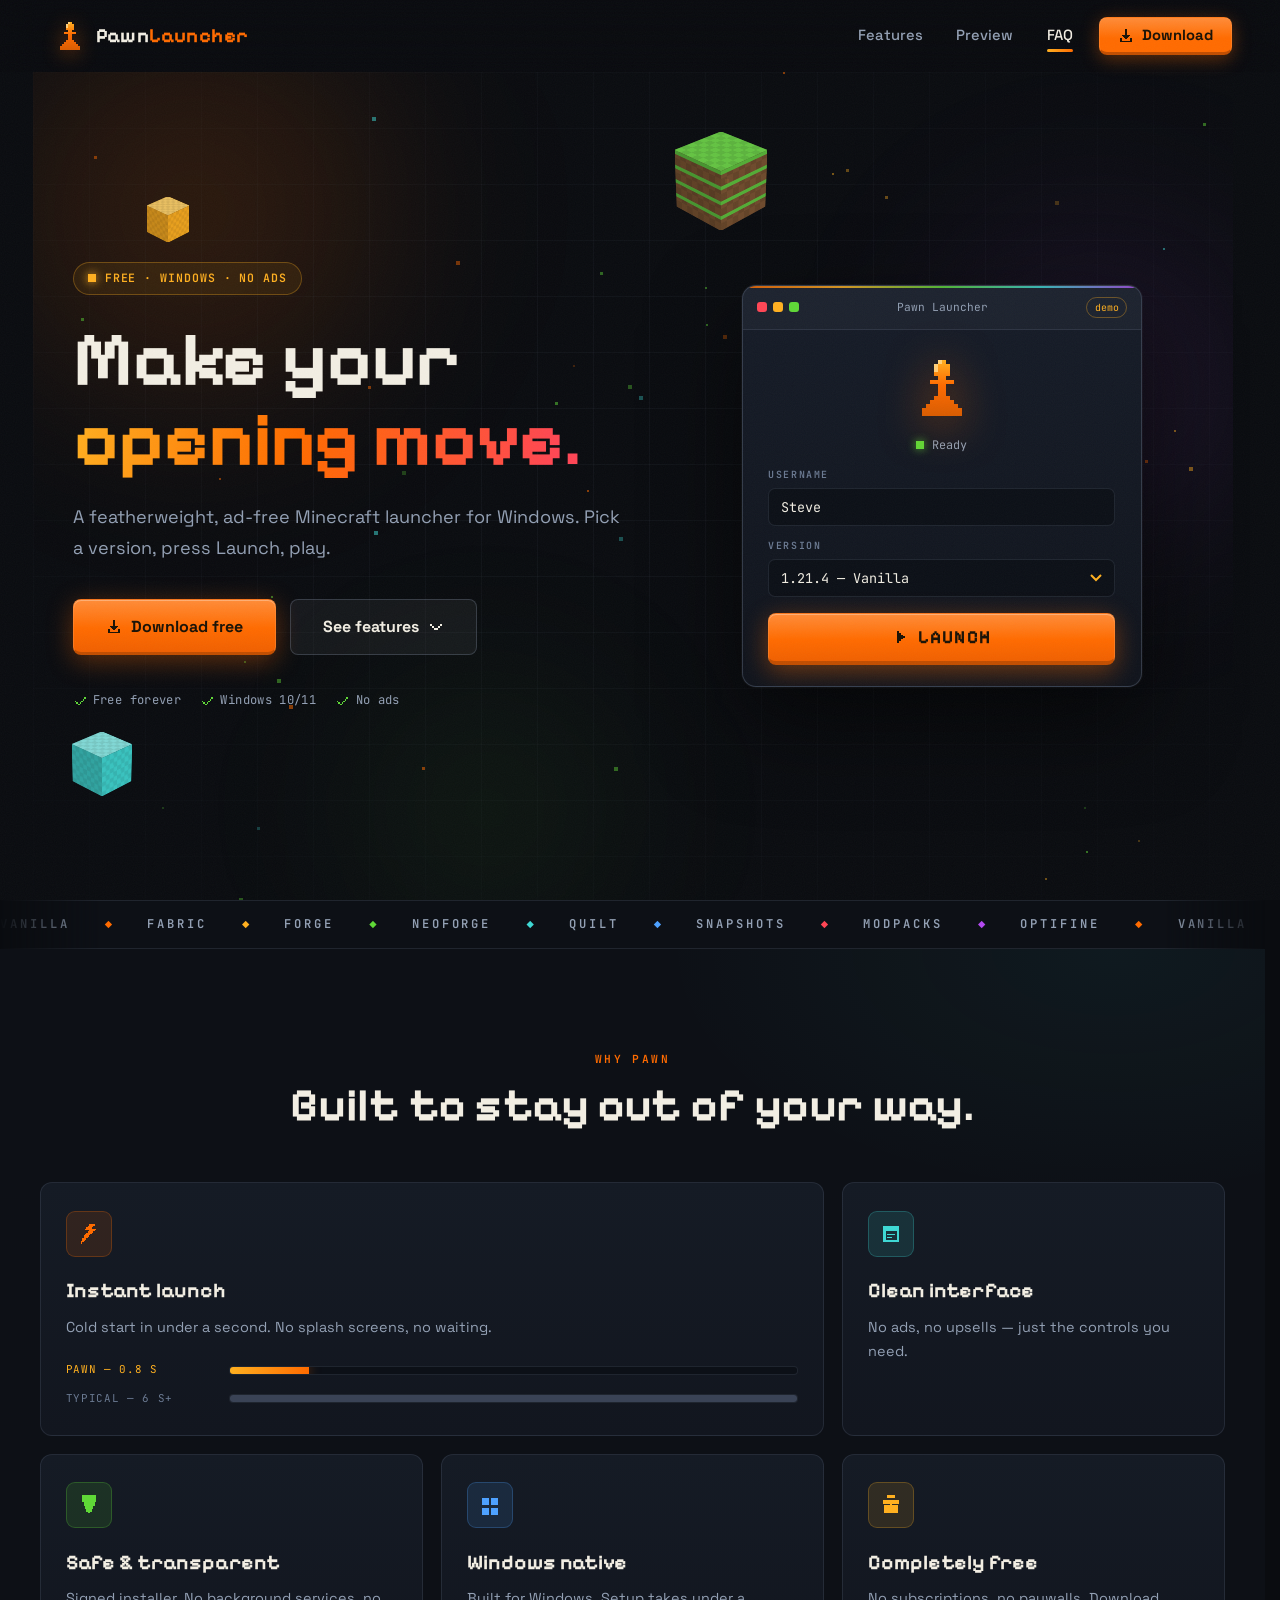
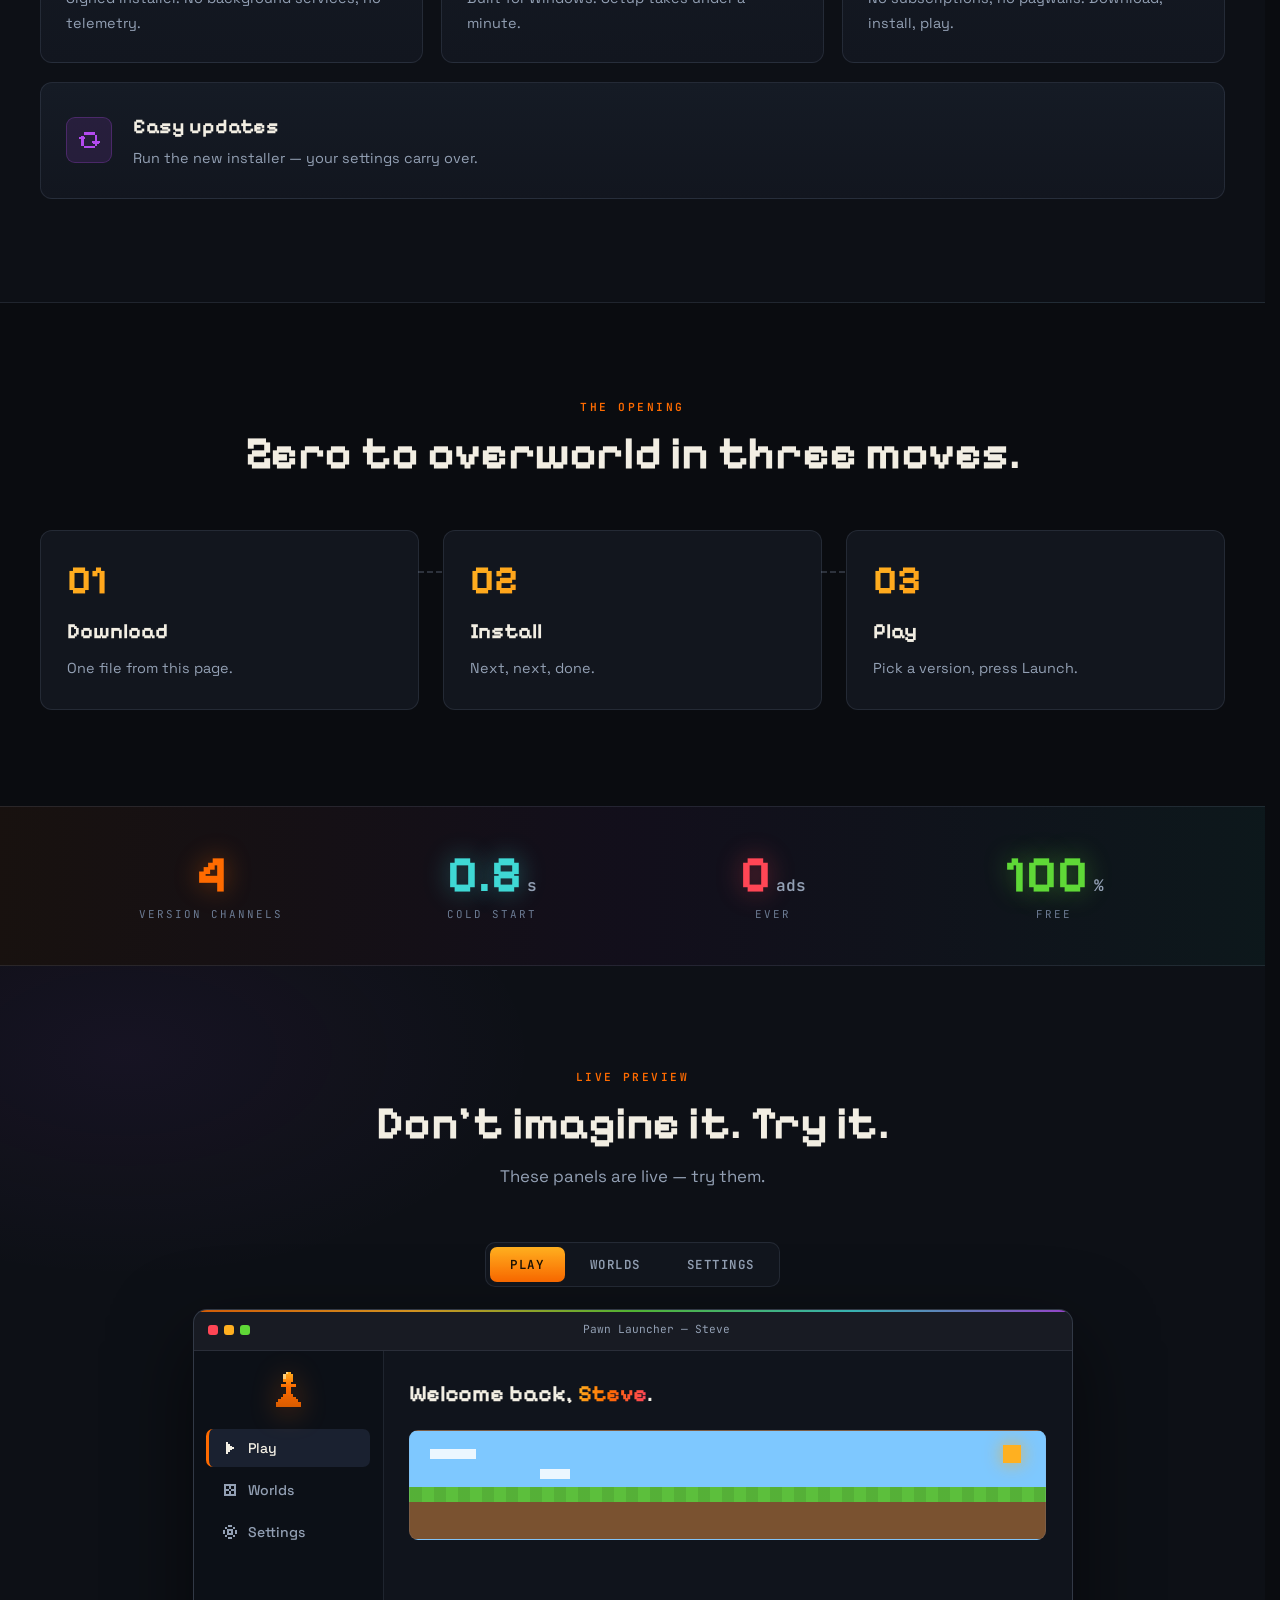
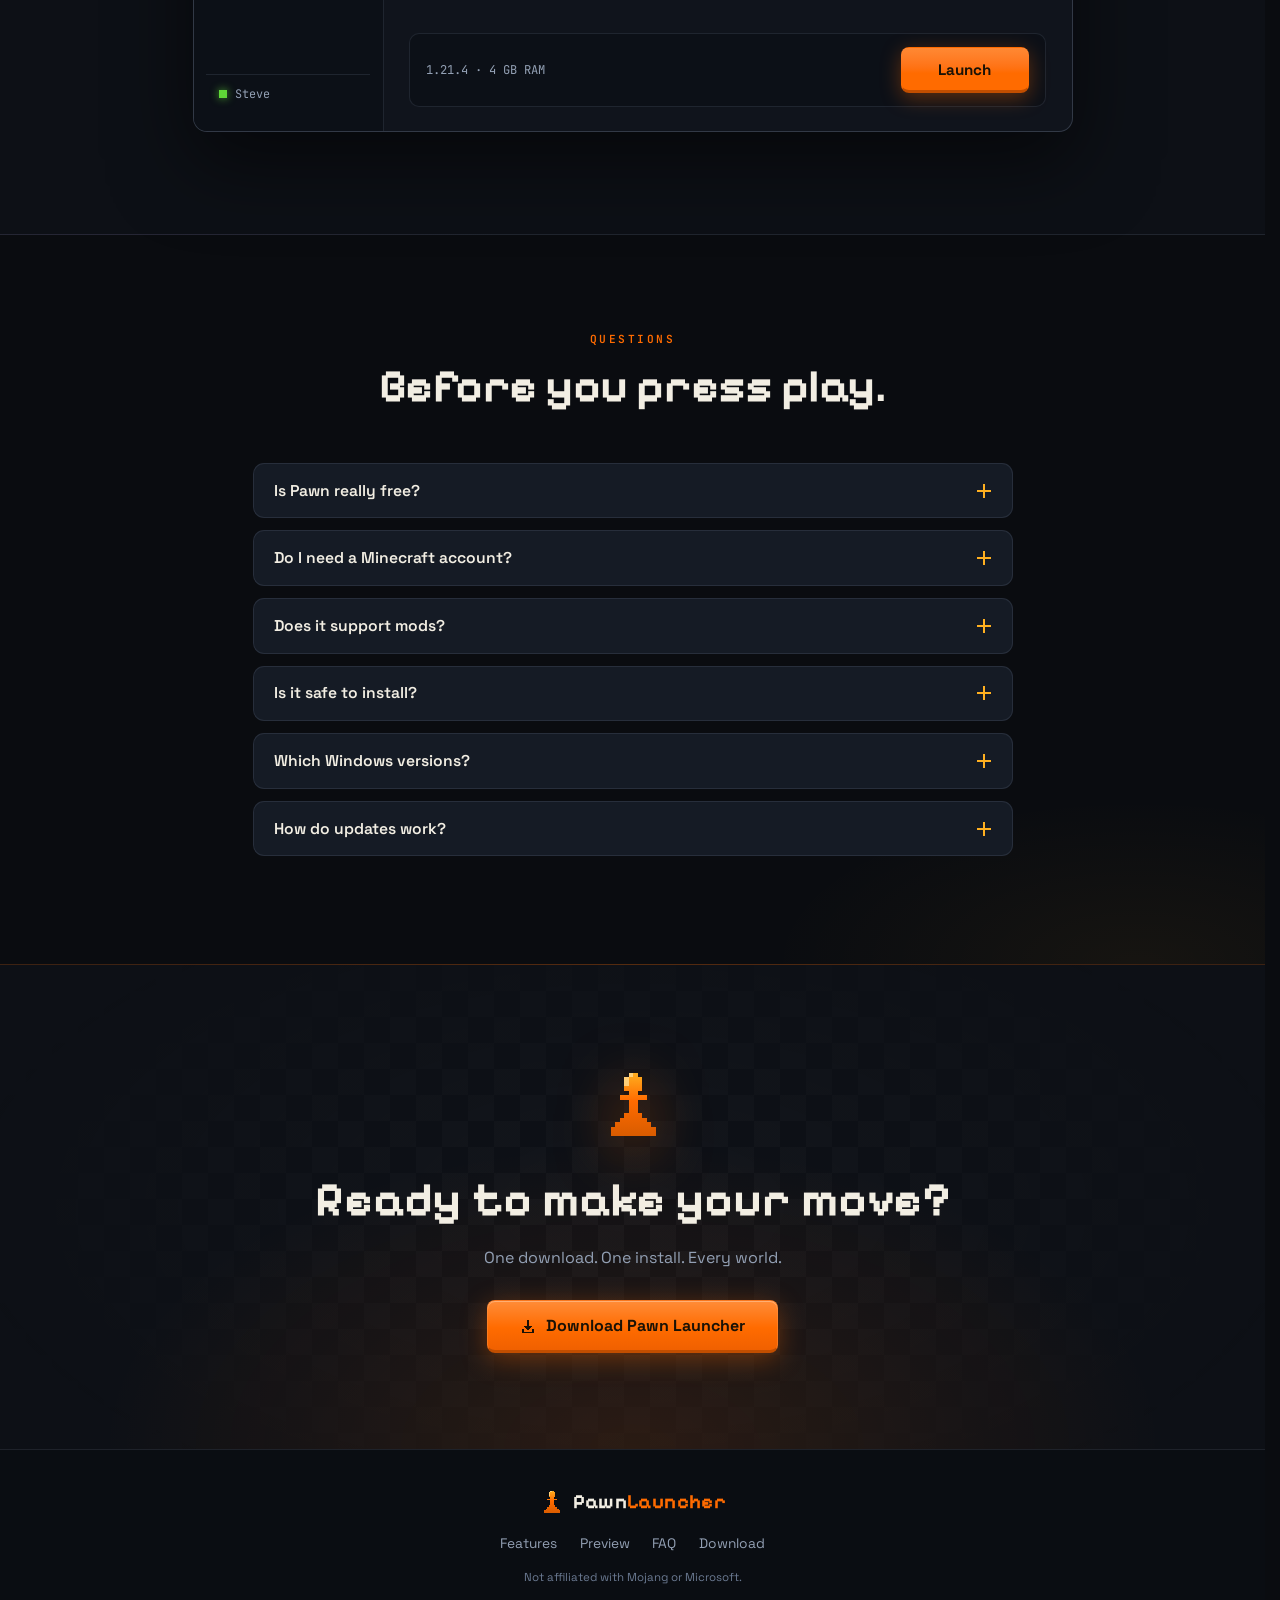
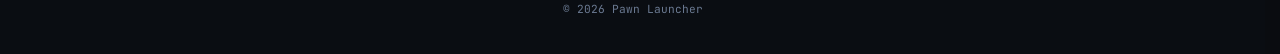
<file: index.html>
<!DOCTYPE html>
<html lang="en">
<head>
<meta charset="UTF-8">
<meta name="viewport" content="width=device-width, initial-scale=1.0">
<meta name="color-scheme" content="dark">
<meta name="theme-color" content="#0A0C10">
<meta name="description" content="Pawn Launcher — a featherweight, ad-free Minecraft launcher for Windows.">
<title>Pawn Launcher — Make Your Opening Move</title>
<link rel="icon" href="data:image/svg+xml,%3Csvg xmlns='http://www.w3.org/2000/svg' viewBox='0 0 16 16'%3E%3Cpath fill='%23FF6B00' d='M7 1h2v1H7z M6 2h4v3H6z M7 5h2v1H7z M5 6h6v1H5z M7 7h2v3H7z M6 10h4v1H6z M5 11h6v1H5z M4 12h8v1H4z M3 13h10v2H3z'/%3E%3C/svg%3E">
<link rel="preconnect" href="https://fonts.googleapis.com">
<link rel="preconnect" href="https://fonts.gstatic.com" crossorigin>
<link href="https://fonts.googleapis.com/css2?family=Pixelify+Sans:wght@400..700&family=Space+Grotesk:wght@300..700&family=JetBrains+Mono:wght@400;600&display=swap" rel="stylesheet">
<script>document.documentElement.classList.add('js');</script>
<style>
/* ============ RESET / TOKENS ============ */
*, *::before, *::after { box-sizing: border-box; margin: 0; padding: 0; }
:root {
  --lava:#FF6B00; --lava-bright:#FF8C38; --lava-deep:#C24E00;
  --gold:#FFB020; --xp:#5FD837; --diamond:#3FD8D4;
  --sky:#4EA1FF; --redstone:#FF4655; --ender:#B44AF0;
  --bg:#0A0C10; --bg-2:#0D1016; --surface:#12161E;
  --card:#151B25; --card-2:#1A2130; --well:#0C1017;
  --line:rgba(148,163,190,.14); --line-strong:rgba(148,163,190,.26);
  --text:#F2EEE3; --muted:#93A0B4; --faint:#6B7A92; --ink:#1A1206;
  --nav-h:72px;
  --font-display:'Pixelify Sans','Courier New',monospace;
  --font-body:'Space Grotesk',system-ui,sans-serif;
  --font-mono:'JetBrains Mono','Courier New',monospace;
  --ease:cubic-bezier(.22,.61,.2,1); --t:.22s;
  --demo-accent:var(--lava); --demo-accent-deep:var(--lava-deep);
}
html { scroll-behavior:smooth; scroll-padding-top:calc(var(--nav-h) + 16px); scrollbar-gutter:stable; scrollbar-color:var(--lava-deep) var(--bg-2); }
body { font-family:var(--font-body); background:var(--bg); color:var(--text); line-height:1.6; min-height:100vh; overflow-x:hidden; -webkit-font-smoothing:antialiased; }
body::after { content:''; position:fixed; inset:0; z-index:9000; pointer-events:none; opacity:.035; background-image:url("data:image/svg+xml,%3Csvg xmlns='http://www.w3.org/2000/svg' width='160' height='160'%3E%3Cfilter id='n'%3E%3CfeTurbulence type='fractalNoise' baseFrequency='0.9' numOctaves='2'/%3E%3C/filter%3E%3Crect width='160' height='160' filter='url(%23n)'/%3E%3C/svg%3E"); }
img, svg { display:block; max-width:100%; }
a { color:inherit; text-decoration:none; }
button { font-family:inherit; color:inherit; }
ul, ol { list-style:none; }
[hidden] { display:none !important; }
[tabindex="-1"] { outline:none; }
::selection { background:var(--lava); color:var(--ink); }
:focus-visible { outline:2px solid var(--gold); outline-offset:3px; border-radius:4px; }
::-webkit-scrollbar { width:12px; height:12px; }
::-webkit-scrollbar-track { background:var(--bg-2); border-left:1px solid var(--line); }
::-webkit-scrollbar-thumb { background:linear-gradient(180deg,var(--lava),var(--lava-deep)); border:3px solid var(--bg-2); border-radius:8px; }
::-webkit-scrollbar-thumb:hover { background:linear-gradient(180deg,var(--gold),var(--lava)); }
.demo-log, .world-list { scrollbar-width:thin; scrollbar-color:var(--lava-deep) var(--well); }
.demo-log::-webkit-scrollbar, .world-list::-webkit-scrollbar { width:8px; }
.demo-log::-webkit-scrollbar-track, .world-list::-webkit-scrollbar-track { background:var(--well); border-left:none; }
.demo-log::-webkit-scrollbar-thumb, .world-list::-webkit-scrollbar-thumb { border-width:2px; border-color:var(--well); }
.icon { width:16px; height:16px; fill:currentColor; flex-shrink:0; }
.icon--tiny { width:12px; height:12px; }
.icon--check { color:var(--xp); width:13px; height:13px; }
.grad-text { background:linear-gradient(100deg,var(--gold),var(--lava) 45%,var(--redstone) 95%); -webkit-background-clip:text; background-clip:text; color:transparent; }
.skip-link { position:absolute; top:-120px; left:1rem; z-index:10000; background:var(--lava); color:var(--ink); padding:.5rem 1rem; border-radius:0 0 8px 8px; font-weight:700; transition:top .2s; }
.skip-link:focus { top:0; }
.scroll-progress { position:fixed; top:0; left:0; right:0; height:3px; z-index:300; pointer-events:none; }
.scroll-progress span { display:block; height:100%; width:100%; transform-origin:0 50%; transform:scaleX(0); background:linear-gradient(90deg,var(--gold),var(--lava),var(--redstone),var(--ender),var(--diamond)); }

/* ============ NAVBAR ============ */
.navbar { position:fixed; inset:0 0 auto 0; height:var(--nav-h); z-index:200; display:flex; align-items:center; padding:0 clamp(1rem,5vw,3rem); background:rgba(10,12,16,.55); backdrop-filter:blur(18px); -webkit-backdrop-filter:blur(18px); border-bottom:1px solid transparent; transition:background var(--t),border-color var(--t),box-shadow var(--t); }
.navbar.scrolled { background:rgba(10,12,16,.88); border-bottom-color:var(--line); box-shadow:0 12px 40px rgba(0,0,0,.35); }
.navbar__inner { width:100%; max-width:1200px; margin:0 auto; display:flex; align-items:center; gap:1.5rem; }
.logo-link { display:inline-flex; align-items:center; gap:.6rem; padding:6px 10px 6px 6px; border-radius:8px; transition:background var(--t); }
.logo-link:hover, .logo-link:focus-visible { background:rgba(255,255,255,.05); }
.logo-pawn { width:32px; height:32px; filter:drop-shadow(0 3px 10px rgba(255,107,0,.45)); transition:transform .3s var(--ease); }
.logo-link:hover .logo-pawn { transform:translateY(-3px); }
.logo-word { font-family:var(--font-display); font-weight:700; font-size:1.25rem; letter-spacing:.02em; white-space:nowrap; }
.logo-word__accent { color:var(--lava); }
.navbar nav { margin-left:auto; }
.nav-links { display:flex; align-items:center; gap:.2rem; }
.nav-links a { position:relative; display:inline-flex; align-items:center; padding:.45rem .95rem; border-radius:8px; font-size:.92rem; font-weight:500; color:var(--muted); transition:color var(--t),background var(--t); }
.nav-links a:hover, .nav-links a:focus-visible { color:var(--text); background:rgba(255,255,255,.06); }
.nav-links a.active { color:var(--text); }
.nav-links a.active::after { content:''; position:absolute; left:.95rem; right:.95rem; bottom:2px; height:3px; background:linear-gradient(90deg,var(--gold),var(--lava)); border-radius:2px; }
.nav-download-btn { display:inline-flex; align-items:center; gap:.45rem; margin-left:.5rem; padding:.5rem 1.15rem; border-radius:8px; border:1px solid rgba(255,154,77,.35); border-bottom:3px solid var(--lava-deep); background:linear-gradient(180deg,var(--lava-bright),var(--lava) 60%); color:var(--ink); font-size:.92rem; font-weight:700; cursor:pointer; box-shadow:0 4px 18px rgba(255,107,0,.35); transition:filter var(--t),transform var(--t),box-shadow var(--t); }
.nav-download-btn:hover, .nav-download-btn:focus-visible { filter:brightness(1.1); transform:translateY(-1px); box-shadow:0 6px 26px rgba(255,107,0,.5); }
.nav-download-btn:active { transform:translateY(1px); }
.nav-toggle { display:none; flex-direction:column; justify-content:center; align-items:center; gap:5px; width:40px; height:40px; margin-left:auto; background:none; border:none; border-radius:8px; cursor:pointer; transition:background var(--t); }
.nav-toggle:hover, .nav-toggle:focus-visible { background:rgba(255,255,255,.07); }
.nav-toggle span { display:block; width:20px; height:2px; background:var(--text); border-radius:2px; transition:transform .28s var(--ease),opacity .28s var(--ease); }
.nav-toggle[aria-expanded="true"] span:nth-child(1) { transform:translateY(7px) rotate(45deg); }
.nav-toggle[aria-expanded="true"] span:nth-child(2) { opacity:0; }
.nav-toggle[aria-expanded="true"] span:nth-child(3) { transform:translateY(-7px) rotate(-45deg); }
main { padding-top:var(--nav-h); }
section[id] { scroll-margin-top:calc(var(--nav-h) + 16px); }

/* ============ BUTTONS ============ */
.btn { display:inline-flex; align-items:center; justify-content:center; gap:.6rem; padding:.72rem 1.6rem; border-radius:8px; font-size:.95rem; font-weight:700; cursor:pointer; transition:filter var(--t),transform var(--t),box-shadow var(--t),background var(--t),border-color var(--t); }
.btn--primary { background:linear-gradient(180deg,var(--lava-bright),var(--lava) 55%,#F06000); color:var(--ink); border:1px solid rgba(255,154,77,.4); border-bottom:3px solid var(--lava-deep); box-shadow:0 6px 26px rgba(255,107,0,.35),inset 0 1px 0 rgba(255,255,255,.3); }
.btn--primary:hover, .btn--primary:focus-visible { filter:brightness(1.1); transform:translateY(-2px); box-shadow:0 10px 36px rgba(255,107,0,.5),inset 0 1px 0 rgba(255,255,255,.3); }
.btn--primary:active { transform:translateY(1px); box-shadow:0 3px 14px rgba(255,107,0,.35); }
.btn--ghost { background:rgba(255,255,255,.05); color:var(--text); border:1px solid var(--line-strong); }
.btn--ghost:hover, .btn--ghost:focus-visible { background:var(--card-2); border-color:rgba(255,107,0,.45); transform:translateY(-2px); }
.btn--lg { padding:.9rem 2rem; font-size:1rem; }
.btn--sm { padding:.45rem .95rem; font-size:.82rem; }

/* ============ HERO ============ */
.hero { position:relative; display:grid; grid-template-columns:1.05fr .95fr; align-items:center; gap:4rem; max-width:1200px; margin:0 auto; padding:clamp(3.5rem,8vw,6rem) clamp(1.5rem,5vw,2.5rem); min-height:calc(100vh - var(--nav-h)); }
.hero__bg { position:absolute; inset:0; overflow:hidden; pointer-events:none; z-index:0; }
.hero__orb { position:absolute; border-radius:50%; filter:blur(80px); will-change:transform; }
.hero__orb--lava { width:560px; height:560px; top:-140px; left:-120px; background:radial-gradient(circle,rgba(255,107,0,.2),transparent 70%); }
.hero__orb--ender { width:460px; height:460px; top:10%; right:-8%; background:radial-gradient(circle,rgba(180,74,240,.14),transparent 70%); }
.hero__orb--xp { width:380px; height:380px; bottom:-12%; left:22%; background:radial-gradient(circle,rgba(95,216,55,.09),transparent 70%); }
.hero__grid { position:absolute; inset:0; background-image:linear-gradient(rgba(148,163,190,.05) 1px,transparent 1px),linear-gradient(90deg,rgba(148,163,190,.05) 1px,transparent 1px); background-size:56px 56px; -webkit-mask-image:radial-gradient(ellipse 85% 85% at 50% 45%,#000 20%,transparent 100%); mask-image:radial-gradient(ellipse 85% 85% at 50% 45%,#000 20%,transparent 100%); }
#ember-canvas { position:absolute; inset:0; width:100%; height:100%; }
.cube-slot { position:absolute; will-change:transform; }
.cube-slot--1 { top:9%; right:40%; }
.cube-slot--2 { bottom:14%; left:4%; }
.cube-slot--3 { top:16%; left:10%; }
.cube-float { animation:cubeFloat 6s ease-in-out infinite; }
.cube-float--alt { animation-duration:7.5s; animation-delay:-2s; }
@keyframes cubeFloat { 0%,100% { transform:translateY(0); } 50% { transform:translateY(-12px); } }
.cube3d { width:var(--s); height:var(--s); perspective:600px; opacity:.9; }
.cube3d__inner { position:relative; width:100%; height:100%; transform-style:preserve-3d; transform:rotateX(-28deg) rotateY(45deg); animation:cubeSpin 22s linear infinite; }
@keyframes cubeSpin { from { transform:rotateX(-28deg) rotateY(45deg); } to { transform:rotateX(-28deg) rotateY(405deg); } }
.cube3d .f { position:absolute; inset:0; background-size:25% 25%; background-image:repeating-conic-gradient(rgba(0,0,0,.08) 0% 25%,transparent 0% 50%); }
.f-front { transform:translateZ(calc(var(--s)/2)); } .f-back { transform:rotateY(180deg) translateZ(calc(var(--s)/2)); }
.f-left { transform:rotateY(-90deg) translateZ(calc(var(--s)/2)); } .f-right { transform:rotateY(90deg) translateZ(calc(var(--s)/2)); }
.f-top { transform:rotateX(90deg) translateZ(calc(var(--s)/2)); } .f-bottom { transform:rotateX(-90deg) translateZ(calc(var(--s)/2)); }
.cube3d--grass .f-top { background-color:#6FD84A; } .cube3d--grass .f-bottom { background-color:#6B4426; }
.cube3d--grass .f-front,.cube3d--grass .f-back,.cube3d--grass .f-left,.cube3d--grass .f-right { background-color:#7A5230; background-image:linear-gradient(180deg,#5CBF3C 0 22%,transparent 22%),repeating-conic-gradient(rgba(0,0,0,.1) 0% 25%,transparent 0% 50%); }
.cube3d--grass .f-right,.cube3d--grass .f-back { filter:brightness(.72); } .cube3d--grass .f-left { filter:brightness(.86); }
.cube3d--diamond .f { background-color:#3FD8D4; } .cube3d--diamond .f-top { background-color:#8FF0EC; }
.cube3d--diamond .f-right,.cube3d--diamond .f-back { filter:brightness(.68); } .cube3d--diamond .f-left { filter:brightness(.84); } .cube3d--diamond .f-bottom { filter:brightness(.5); }
.cube3d--gold .f { background-color:#FFB020; } .cube3d--gold .f-top { background-color:#FFD36B; }
.cube3d--gold .f-right,.cube3d--gold .f-back { filter:brightness(.7); } .cube3d--gold .f-left { filter:brightness(.85); } .cube3d--gold .f-bottom { filter:brightness(.5); }
.hero__content { position:relative; z-index:1; }
.hero__eyebrow { display:inline-flex; align-items:center; gap:.55rem; background:rgba(255,176,32,.08); border:1px solid rgba(255,176,32,.3); color:var(--gold); font-family:var(--font-mono); font-size:.72rem; font-weight:600; letter-spacing:.08em; text-transform:uppercase; padding:.38rem .9rem; border-radius:100px; margin-bottom:1.6rem; }
.pulse-dot { width:8px; height:8px; background:var(--gold); box-shadow:0 0 10px var(--gold); animation:pulse 1.8s ease-in-out infinite; }
@keyframes pulse { 0%,100% { opacity:1; } 50% { opacity:.35; } }
.hero__title { font-family:var(--font-display); font-size:clamp(2.9rem,6vw,5rem); font-weight:700; line-height:1.04; letter-spacing:-.01em; margin-bottom:1.3rem; }
.hero__subtitle { font-size:clamp(1rem,1.8vw,1.13rem); color:var(--muted); margin-bottom:2.2rem; max-width:46ch; line-height:1.75; }
.hero__actions { display:flex; flex-wrap:wrap; gap:.85rem; margin-bottom:2.2rem; }
.hero__meta { display:flex; flex-wrap:wrap; gap:1.2rem; }
.hero__meta li { display:inline-flex; align-items:center; gap:.45rem; font-family:var(--font-mono); font-size:.76rem; color:var(--muted); letter-spacing:.03em; }

/* ============ DEMO ============ */
.hero__visual { position:relative; z-index:1; display:flex; justify-content:center; }
.mockup-glow { position:absolute; width:360px; height:360px; top:50%; left:50%; transform:translate(-50%,-50%); border-radius:50%; background:radial-gradient(circle,rgba(255,107,0,.16),transparent 65%); filter:blur(24px); pointer-events:none; }
.mockup { position:relative; width:min(400px,100%); background:linear-gradient(180deg,#161C28,#10141C); border:1px solid var(--line-strong); border-radius:14px; overflow:hidden; box-shadow:0 0 0 1px rgba(255,255,255,.03),0 36px 90px rgba(0,0,0,.6); }
.mockup::before,.frame::before,.modal::before { content:''; position:absolute; top:0; left:0; right:0; height:2px; background:linear-gradient(90deg,var(--lava),var(--gold),var(--xp),var(--diamond),var(--ender)); opacity:.8; z-index:2; }
.mockup__bar { display:flex; align-items:center; gap:6px; padding:11px 14px; background:rgba(255,255,255,.03); border-bottom:1px solid var(--line); }
.mockup__dot { width:10px; height:10px; border-radius:3px; }
.mockup__dot--r { background:var(--redstone); } .mockup__dot--y { background:var(--gold); } .mockup__dot--g { background:var(--xp); }
.mockup__title { margin-left:auto; margin-right:auto; font-family:var(--font-mono); font-size:.7rem; color:var(--muted); }
.mockup__chip { font-family:var(--font-mono); font-size:.62rem; color:var(--gold); border:1px solid rgba(255,176,32,.35); padding:.1rem .45rem; border-radius:100px; }
.mockup__body { display:flex; flex-direction:column; gap:.8rem; padding:1.6rem 1.6rem 1.3rem; }
.mockup__pawn { width:64px; height:64px; margin:0 auto .2rem; filter:drop-shadow(0 6px 22px rgba(255,107,0,.5)); animation:float 5s ease-in-out infinite; }
@keyframes float { 0%,100% { transform:translateY(0); } 50% { transform:translateY(-7px); } }
.demo-status { display:flex; align-items:center; justify-content:center; gap:.5rem; font-family:var(--font-mono); font-size:.74rem; color:var(--muted); min-height:1.4em; }
.status-dot { width:8px; height:8px; background:var(--xp); box-shadow:0 0 8px rgba(95,216,55,.8); flex-shrink:0; }
.status-dot.is-busy { background:var(--gold); box-shadow:0 0 8px rgba(255,176,32,.8); animation:pulse 1s ease-in-out infinite; }
.demo-field { display:flex; flex-direction:column; gap:.3rem; }
.demo-field label { font-family:var(--font-mono); font-size:.62rem; font-weight:600; letter-spacing:.16em; text-transform:uppercase; color:var(--faint); }
.demo-field input,.demo-field select,.mini-select { width:100%; background:var(--well); border:1px solid var(--line); border-radius:7px; color:var(--text); font-family:var(--font-mono); font-size:.84rem; padding:.55rem .75rem; transition:border-color var(--t),box-shadow var(--t); }
.demo-field input:focus,.demo-field select:focus,.mini-select:focus { outline:none; border-color:var(--lava); box-shadow:0 0 0 3px rgba(255,107,0,.18); }
.demo-field select,.mini-select { appearance:none; -webkit-appearance:none; background-image:url("data:image/svg+xml,%3Csvg xmlns='http://www.w3.org/2000/svg' width='12' height='8'%3E%3Cpath d='M1 1l5 5 5-5' stroke='%23FFB020' stroke-width='2' fill='none'/%3E%3C/svg%3E"); background-repeat:no-repeat; background-position:right .75rem center; padding-right:2.2rem; cursor:pointer; }
.launch-btn { display:inline-flex; align-items:center; justify-content:center; gap:.6rem; width:100%; padding:.8rem 1rem; margin-top:.2rem; border-radius:8px; border:1px solid rgba(255,154,77,.4); border-bottom:4px solid var(--lava-deep); background:linear-gradient(180deg,var(--lava-bright),var(--lava) 55%,#F06000); color:var(--ink); font-family:var(--font-display); font-size:1.15rem; font-weight:700; letter-spacing:.06em; cursor:pointer; box-shadow:0 6px 24px rgba(255,107,0,.4),inset 0 1px 0 rgba(255,255,255,.3); transition:filter var(--t),transform var(--t),box-shadow var(--t),background var(--t),border-color var(--t); }
.launch-btn:hover:not(:disabled),.launch-btn:focus-visible { filter:brightness(1.1); transform:translateY(-2px); }
.launch-btn:active:not(:disabled) { transform:translateY(1px); }
.launch-btn:disabled { cursor:wait; filter:saturate(.7) brightness(.9); }
.launch-btn .i-when-running { display:none; }
.launch-btn.is-running { background:linear-gradient(180deg,#FF6B77,var(--redstone) 55%,#E0303E); border-color:rgba(255,120,130,.4); border-bottom-color:#A8222D; box-shadow:0 6px 24px rgba(255,70,85,.35),inset 0 1px 0 rgba(255,255,255,.25); color:#fff; }
.launch-btn.is-running .i-when-idle { display:none; }
.launch-btn.is-running .i-when-running { display:block; }
.demo-progress { display:flex; align-items:center; gap:.6rem; }
.demo-progress__track { flex:1; height:10px; background:var(--well); border:1px solid var(--line); border-radius:4px; overflow:hidden; }
.demo-progress__track span { display:block; height:100%; width:0%; background:repeating-linear-gradient(90deg,var(--gold) 0 8px,var(--lava) 8px 16px); transition:width .12s linear; }
.demo-progress__pct { font-family:var(--font-mono); font-size:.7rem; color:var(--gold); min-width:3.2ch; text-align:right; }
.demo-log { background:var(--well); border:1px solid var(--line); border-radius:7px; padding:.6rem .75rem; font-family:var(--font-mono); font-size:.68rem; line-height:1.8; max-height:96px; overflow-y:auto; color:var(--muted); }
.demo-log .log-ok { color:var(--xp); } .demo-log .log-info { color:var(--diamond); } .demo-log .log-warn { color:var(--gold); }
.burst-p { position:absolute; width:6px; height:6px; z-index:5; pointer-events:none; animation:burst .7s var(--ease) forwards; }
@keyframes burst { to { transform:translate(var(--dx),var(--dy)) scale(0); opacity:0; } }

/* ============ MARQUEE / SECTIONS ============ */
.marquee { overflow:hidden; border-top:1px solid var(--line); border-bottom:1px solid var(--line); background:var(--bg-2); padding:.85rem 0; -webkit-mask-image:linear-gradient(90deg,transparent,#000 8%,#000 92%,transparent); mask-image:linear-gradient(90deg,transparent,#000 8%,#000 92%,transparent); }
.marquee__track { display:flex; align-items:center; gap:2.2rem; width:max-content; animation:marquee 30s linear infinite; }
.marquee:hover .marquee__track { animation-play-state:paused; }
@keyframes marquee { to { transform:translateX(-50%); } }
.marquee span { font-family:var(--font-mono); font-size:.76rem; font-weight:600; letter-spacing:.24em; text-transform:uppercase; color:var(--muted); white-space:nowrap; }
.marquee i { font-style:normal; font-size:.6rem; }
.marquee i:nth-of-type(7n+1) { color:var(--lava); } .marquee i:nth-of-type(7n+2) { color:var(--gold); } .marquee i:nth-of-type(7n+3) { color:var(--xp); } .marquee i:nth-of-type(7n+4) { color:var(--diamond); } .marquee i:nth-of-type(7n+5) { color:var(--sky); } .marquee i:nth-of-type(7n+6) { color:var(--redstone); } .marquee i:nth-of-type(7n+7) { color:var(--ender); }
.section-inner { max-width:1200px; margin:0 auto; }
.section-header { text-align:center; margin-bottom:3.2rem; }
.section__label { font-family:var(--font-mono); font-size:.7rem; font-weight:600; letter-spacing:.22em; text-transform:uppercase; color:var(--lava); margin-bottom:.7rem; }
.section__title { font-family:var(--font-display); font-size:clamp(2rem,4vw,2.9rem); font-weight:700; letter-spacing:-.01em; line-height:1.1; margin-bottom:.8rem; }
.section__sub { color:var(--muted); font-size:clamp(.95rem,1.8vw,1.05rem); max-width:56ch; margin:0 auto; line-height:1.75; }

/* ============ FEATURES ============ */
.features-section { padding:clamp(4rem,8vw,6.5rem) clamp(1.5rem,5vw,2.5rem); background:radial-gradient(55% 40% at 88% 0%,rgba(63,216,212,.05),transparent 65%),var(--bg-2); border-bottom:1px solid var(--line); }
.bento { display:grid; grid-template-columns:repeat(3,1fr); gap:1.15rem; }
.feature-card { position:relative; background:linear-gradient(180deg,var(--card),#12161F); border:1px solid var(--line); border-radius:12px; padding:1.7rem 1.55rem; transition:transform var(--t) var(--ease),border-color var(--t),box-shadow var(--t); }
.feature-card:hover { transform:translateY(-4px); border-color:color-mix(in srgb,var(--hue) 45%,transparent); box-shadow:0 14px 44px rgba(0,0,0,.35),0 0 24px color-mix(in srgb,var(--hue) 12%,transparent); }
.feature-card--wide { grid-column:span 2; }
.feature-card--full { grid-column:span 3; display:flex; align-items:center; gap:1.3rem; }
.feature-card--full .feature-card__icon { margin-bottom:0; flex-shrink:0; }
.feature-card--full .feature-card__title { margin-bottom:.2rem; }
.feature-card__icon { width:46px; height:46px; border-radius:9px; display:flex; align-items:center; justify-content:center; color:var(--hue); background:color-mix(in srgb,var(--hue) 12%,transparent); border:1px solid color-mix(in srgb,var(--hue) 25%,transparent); margin-bottom:1.1rem; transition:transform var(--t) var(--ease); }
.feature-card__icon .icon { width:22px; height:22px; }
.feature-card:hover .feature-card__icon { transform:translateY(-3px) scale(1.06); }
.feature-card__title { font-family:var(--font-display); font-size:1.3rem; font-weight:700; margin-bottom:.45rem; }
.feature-card__desc { font-size:.9rem; color:var(--muted); line-height:1.7; }
.speed { display:flex; flex-direction:column; gap:.7rem; margin-top:1.4rem; }
.speed-row { display:grid; grid-template-columns:150px 1fr; align-items:center; gap:.8rem; }
.speed-row__label { font-family:var(--font-mono); font-size:.68rem; letter-spacing:.06em; color:var(--faint); text-transform:uppercase; }
.speed-row__label--hot { color:var(--gold); }
.speed-row__track { height:9px; background:var(--well); border:1px solid var(--line); border-radius:4px; overflow:hidden; }
.speed-row__fill { display:block; height:100%; width:0; background:#3A4356; transition:width 1.1s var(--ease) .35s; }
.speed-row__fill--hot { background:linear-gradient(90deg,var(--gold),var(--lava)); box-shadow:0 0 12px rgba(255,107,0,.5); }
.feature-card.revealed .speed-row__fill { width:var(--w); }

/* ============ STEPS / STATS ============ */
.steps-section { padding:clamp(4rem,8vw,6rem) clamp(1.5rem,5vw,2.5rem); background:var(--bg); }
.steps { display:grid; grid-template-columns:repeat(3,1fr); gap:1.5rem; }
.step { position:relative; background:var(--surface); border:1px solid var(--line); border-radius:12px; padding:1.8rem 1.6rem; }
.step:not(:last-child)::after { content:''; position:absolute; top:40px; right:-1.5rem; width:1.5rem; border-top:2px dashed var(--line-strong); }
.step__num { display:block; font-family:var(--font-display); font-size:2.5rem; font-weight:700; line-height:1; margin-bottom:.9rem; background:linear-gradient(120deg,var(--gold),var(--lava)); -webkit-background-clip:text; background-clip:text; color:transparent; }
.step h3 { font-family:var(--font-display); font-size:1.35rem; font-weight:700; margin-bottom:.45rem; }
.step p { font-size:.9rem; color:var(--muted); line-height:1.7; }
.stats-band { border-top:1px solid var(--line); border-bottom:1px solid var(--line); background:linear-gradient(90deg,rgba(255,107,0,.06),rgba(180,74,240,.05) 50%,rgba(63,216,212,.06)); padding:2.6rem clamp(1.5rem,5vw,2.5rem); }
.stats-band__inner { max-width:1100px; margin:0 auto; display:grid; grid-template-columns:repeat(4,1fr); gap:1.5rem; text-align:center; }
.stat-big__value { display:flex; align-items:baseline; justify-content:center; gap:.35rem; }
.stat-big__num { font-family:var(--font-display); font-size:clamp(2.3rem,4.5vw,3.2rem); font-weight:700; line-height:1; color:var(--hue); text-shadow:0 0 26px color-mix(in srgb,var(--hue) 45%,transparent); }
.stat-big__suffix { font-family:var(--font-mono); font-size:1rem; font-weight:600; color:var(--muted); }
.stat-big__label { display:block; margin-top:.4rem; font-family:var(--font-mono); font-size:.68rem; letter-spacing:.18em; text-transform:uppercase; color:var(--faint); }

/* ============ PREVIEW ============ */
.preview-section { padding:clamp(4rem,8vw,6.5rem) clamp(1.5rem,5vw,2.5rem); background:radial-gradient(50% 40% at 10% 10%,rgba(180,74,240,.06),transparent 65%),var(--bg-2); border-bottom:1px solid var(--line); }
.preview-tabs { display:flex; gap:4px; width:fit-content; margin:0 auto 1.4rem; background:var(--surface); border:1px solid var(--line); border-radius:10px; padding:4px; }
.preview-tabs [role="tab"] { border:none; background:transparent; color:var(--muted); font-family:var(--font-mono); font-size:.78rem; font-weight:600; letter-spacing:.12em; text-transform:uppercase; padding:.55rem 1.3rem; border-radius:7px; cursor:pointer; transition:background var(--t),color var(--t); }
.preview-tabs [role="tab"]:hover { color:var(--text); }
.preview-tabs [role="tab"][aria-selected="true"] { background:linear-gradient(180deg,var(--gold),var(--lava)); color:var(--ink); }
.frame { position:relative; max-width:880px; margin:0 auto; background:#10141C; border:1px solid var(--line-strong); border-radius:14px; overflow:hidden; box-shadow:0 30px 80px rgba(0,0,0,.55); }
.frame[data-theme="ocean"] { --demo-accent:var(--diamond); --demo-accent-deep:#1E9E9A; }
.frame[data-theme="end"] { --demo-accent:var(--ender); --demo-accent-deep:#7E2BB8; }
.frame__bar { display:flex; align-items:center; gap:6px; padding:11px 14px; background:rgba(255,255,255,.03); border-bottom:1px solid var(--line); }
.frame__content { display:grid; grid-template-columns:190px 1fr; min-height:380px; }
.frame__sidebar { display:flex; flex-direction:column; gap:.3rem; padding:1.1rem .8rem; background:var(--well); border-right:1px solid var(--line); }
.frame__pawn { width:40px; height:40px; margin:0 auto 1rem; filter:drop-shadow(0 4px 14px rgba(255,107,0,.4)); }
.side-btn { display:flex; align-items:center; gap:.6rem; width:100%; padding:.6rem .8rem; background:transparent; border:none; border-left:3px solid transparent; border-radius:7px; color:var(--muted); font-size:.88rem; font-weight:500; cursor:pointer; text-align:left; transition:background var(--t),color var(--t),border-color var(--t); }
.side-btn:hover { background:rgba(255,255,255,.05); color:var(--text); }
.side-btn.is-active { background:var(--card-2); color:var(--text); border-left-color:var(--demo-accent); }
.frame__user { margin-top:auto; display:flex; align-items:center; gap:.5rem; padding:.6rem .8rem; font-family:var(--font-mono); font-size:.74rem; color:var(--muted); border-top:1px solid var(--line); }
.frame__main { padding:1.5rem 1.6rem; display:flex; flex-direction:column; }
.panel { flex:1; display:flex; flex-direction:column; }
.panel__heading { font-family:var(--font-display); font-size:1.45rem; font-weight:700; margin-bottom:1.1rem; }
.panel__row { display:flex; align-items:center; justify-content:space-between; gap:1rem; margin-bottom:1rem; }
.panel__row .panel__heading { margin-bottom:0; }
.panel__row--end { justify-content:flex-end; margin:auto 0 0; padding-top:1rem; }
.panel-scene { position:relative; height:110px; border-radius:9px; overflow:hidden; border:1px solid var(--line); margin-bottom:1.2rem; background:linear-gradient(180deg,#7EC8FF 0 52%,#5CBF3C 52% 66%,#7A5230 66%); }
.panel-scene::before { content:''; position:absolute; top:14px; right:24px; width:18px; height:18px; background:var(--gold); box-shadow:0 0 18px rgba(255,176,32,.8); }
.panel-scene::after { content:''; position:absolute; left:0; right:0; top:52%; height:14%; background:repeating-linear-gradient(90deg,rgba(0,0,0,.08) 0 12px,transparent 12px 24px); }
.panel-scene i { position:absolute; background:rgba(255,255,255,.85); height:10px; }
.panel-scene i:first-child { top:18px; left:20px; width:46px; }
.panel-scene i:last-child { top:38px; left:130px; width:30px; }
.launch-bar { display:flex; align-items:center; justify-content:space-between; gap:1rem; background:var(--well); border:1px solid var(--line); border-radius:10px; padding:.8rem 1rem; margin-top:auto; }
.launch-bar__meta { font-family:var(--font-mono); font-size:.76rem; color:var(--muted); }
.preview-launch { background:linear-gradient(180deg,color-mix(in srgb,var(--demo-accent) 80%,#fff),var(--demo-accent) 60%); border-color:transparent; border-bottom-color:var(--demo-accent-deep); box-shadow:0 5px 20px color-mix(in srgb,var(--demo-accent) 35%,transparent); min-width:128px; }
.preview-launch.is-running { background:linear-gradient(180deg,#7BE85C,var(--xp) 60%); border-bottom-color:#3FA321; box-shadow:0 5px 20px rgba(95,216,55,.35); }
.world-list { display:flex; flex-direction:column; gap:.55rem; max-height:288px; overflow-y:auto; padding-right:4px; }
.world-row { display:flex; align-items:center; gap:.9rem; background:var(--surface); border:1px solid var(--line); border-radius:9px; padding:.6rem .8rem; transition:background var(--t),border-color var(--t); }
.world-row:hover { background:var(--card-2); border-color:var(--line-strong); }
.world-thumb { position:relative; width:44px; height:44px; border-radius:6px; flex-shrink:0; overflow:hidden; }
.world-thumb::after { content:''; position:absolute; width:7px; height:7px; top:6px; left:7px; }
.world-thumb--overworld { background:linear-gradient(180deg,#7EC8FF 0 45%,#5CBF3C 45% 62%,#7A5230 62%); }
.world-thumb--overworld::after { background:var(--gold); }
.world-thumb--nether { background:linear-gradient(180deg,#3A0F12,#7A1E14 55%,#C33E12); }
.world-thumb--nether::after { background:var(--lava); box-shadow:0 0 8px var(--lava); }
.world-thumb--end { background:linear-gradient(180deg,#0D0716,#2A1440 70%,#3D2058); }
.world-thumb--end::after { background:#E8D9A0; height:14px; width:5px; }
.world-thumb--ocean { background:linear-gradient(180deg,#7EC8FF 0 38%,#2E7FD9 38% 72%,#1B4E9E 72%); }
.world-thumb--ocean::after { background:#FFF6D8; }
.world-info { flex:1; min-width:0; }
.world-info h4 { font-size:.92rem; font-weight:700; white-space:nowrap; overflow:hidden; text-overflow:ellipsis; }
.world-info p { font-family:var(--font-mono); font-size:.66rem; color:var(--faint); white-space:nowrap; overflow:hidden; text-overflow:ellipsis; }
.world-actions { display:flex; gap:.4rem; }
.world-btn { display:inline-flex; align-items:center; justify-content:center; width:32px; height:32px; border-radius:7px; border:1px solid var(--line); background:var(--well); color:var(--muted); cursor:pointer; transition:color var(--t),border-color var(--t),background var(--t); }
.world-btn .icon { width:13px; height:13px; }
.world-btn--play:hover,.world-btn--play:focus-visible { color:var(--xp); border-color:rgba(95,216,55,.45); }
.world-btn--del:hover,.world-btn--del:focus-visible { color:var(--redstone); border-color:rgba(255,70,85,.45); }
.setting-row { display:flex; align-items:center; justify-content:space-between; gap:1.4rem; padding:.7rem 0; border-bottom:1px solid var(--line); }
.setting-row > label { font-size:.92rem; font-weight:600; cursor:pointer; }
.setting-row__control { display:flex; align-items:center; gap:.8rem; min-width:220px; }
#ram-out { font-family:var(--font-mono); font-size:.78rem; font-weight:600; color:var(--gold); min-width:4.5ch; text-align:right; }
input[type="range"] { -webkit-appearance:none; appearance:none; flex:1; height:6px; background:var(--well); border:1px solid var(--line); border-radius:4px; cursor:pointer; }
input[type="range"]::-webkit-slider-thumb { -webkit-appearance:none; width:18px; height:18px; border-radius:5px; background:linear-gradient(180deg,var(--gold),var(--lava)); border:2px solid var(--bg); box-shadow:0 0 10px rgba(255,107,0,.55); cursor:grab; }
input[type="range"]::-moz-range-thumb { width:16px; height:16px; border-radius:5px; background:linear-gradient(180deg,var(--gold),var(--lava)); border:2px solid var(--bg); box-shadow:0 0 10px rgba(255,107,0,.55); cursor:grab; }
.switch { position:relative; display:inline-flex; cursor:pointer; flex-shrink:0; }
.switch input { position:absolute; opacity:0; width:100%; height:100%; cursor:pointer; }
.switch__track { position:relative; width:46px; height:26px; background:var(--well); border:1px solid var(--line-strong); border-radius:7px; transition:background var(--t),border-color var(--t); }
.switch__track::after { content:''; position:absolute; top:3px; left:3px; width:18px; height:18px; border-radius:5px; background:var(--faint); transition:transform .24s var(--ease),background var(--t),box-shadow var(--t); }
.switch input:checked + .switch__track { background:rgba(95,216,55,.14); border-color:rgba(95,216,55,.5); }
.switch input:checked + .switch__track::after { transform:translateX(20px); background:linear-gradient(180deg,#8CE86B,var(--xp)); box-shadow:0 0 10px rgba(95,216,55,.6); }
.switch input:focus-visible + .switch__track { outline:2px solid var(--gold); outline-offset:3px; }
.mini-select { width:auto; min-width:120px; }

/* ============ FAQ / CTA / FOOTER ============ */
.faq-section { padding:clamp(4rem,8vw,6rem) clamp(1.5rem,5vw,2.5rem); background:radial-gradient(45% 35% at 90% 100%,rgba(255,176,32,.05),transparent 65%),var(--bg); }
.faq-list { max-width:760px; margin:0 auto; }
.faq-item { background:var(--card); border:1px solid var(--line); border-radius:11px; margin-bottom:.75rem; transition:border-color var(--t); }
.faq-item.open { border-color:rgba(255,107,0,.4); }
.faq-q { display:flex; align-items:center; justify-content:space-between; gap:1rem; width:100%; padding:1.05rem 1.25rem; background:none; border:none; text-align:left; font-size:.98rem; font-weight:600; color:var(--text); cursor:pointer; }
.faq-icon { position:relative; width:16px; height:16px; flex-shrink:0; }
.faq-icon::before,.faq-icon::after { content:''; position:absolute; top:7px; left:1px; width:14px; height:2px; background:var(--gold); transition:transform .28s var(--ease); }
.faq-icon::after { transform:rotate(90deg); }
.faq-item.open .faq-icon::after { transform:rotate(0deg); }
.faq-a { display:grid; grid-template-rows:0fr; transition:grid-template-rows .32s var(--ease); }
.faq-item.open .faq-a { grid-template-rows:1fr; }
.faq-a__inner { overflow:hidden; }
.faq-a p { padding:0 1.25rem 1.15rem; color:var(--muted); font-size:.92rem; line-height:1.75; }
.cta-strip { position:relative; overflow:hidden; padding:clamp(4rem,8vw,6rem) clamp(1.5rem,5vw,2.5rem); border-top:1px solid rgba(255,107,0,.2); background:radial-gradient(60% 90% at 50% 100%,rgba(255,107,0,.12),transparent 70%),var(--bg-2); text-align:center; }
.cta-strip__board { position:absolute; inset:0; background-image:conic-gradient(rgba(242,238,227,.03) 25%,transparent 0 50%,rgba(242,238,227,.03) 0 75%,transparent 0); background-size:52px 52px; -webkit-mask-image:radial-gradient(ellipse 70% 90% at 50% 50%,#000,transparent 80%); mask-image:radial-gradient(ellipse 70% 90% at 50% 50%,#000,transparent 80%); pointer-events:none; }
.cta-strip__inner { position:relative; max-width:640px; margin:0 auto; display:flex; flex-direction:column; align-items:center; gap:.4rem; }
.cta-pawn-btn { background:none; border:none; cursor:pointer; padding:.4rem; border-radius:10px; }
.cta-pawn { width:72px; height:72px; filter:drop-shadow(0 8px 28px rgba(255,107,0,.55)); animation:float 5s ease-in-out infinite; }
.cta-pawn-btn.hop .cta-pawn { animation:hop .55s var(--ease); }
@keyframes hop { 0% { transform:translateY(0); } 40% { transform:translateY(-22px) rotate(-6deg); } 70% { transform:translateY(0); } 85% { transform:translateY(-6px); } 100% { transform:translateY(0); } }
.cta-strip h2 { font-family:var(--font-display); font-size:clamp(2rem,4.5vw,3rem); font-weight:700; margin-top:.6rem; }
.cta-strip__inner > p { color:var(--muted); margin-bottom:1.4rem; }
footer { border-top:1px solid var(--line); background:#0A0D12; padding:2.2rem clamp(1.5rem,5vw,3rem); }
.footer__inner { max-width:1200px; margin:0 auto; display:flex; flex-direction:column; align-items:center; gap:.9rem; text-align:center; }
.footer__brand { display:flex; align-items:center; gap:.55rem; }
.footer__pawn { width:26px; height:26px; }
.footer__links { display:flex; flex-wrap:wrap; justify-content:center; gap:1.4rem; }
.footer__links a { font-size:.86rem; color:var(--muted); transition:color var(--t); }
.footer__links a:hover,.footer__links a:focus-visible { color:var(--gold); }
.footer__legal { font-size:.72rem; color:var(--faint); max-width:56ch; }
.footer__copy { font-family:var(--font-mono); font-size:.7rem; color:var(--faint); }

/* ============ MODAL / TOAST / TRANSITION ============ */
.modal-overlay { position:fixed; inset:0; z-index:500; display:flex; align-items:center; justify-content:center; padding:1.5rem; background:rgba(6,8,12,.74); backdrop-filter:blur(10px); -webkit-backdrop-filter:blur(10px); opacity:0; pointer-events:none; transition:opacity .28s var(--ease); }
.modal-overlay.is-open { opacity:1; pointer-events:auto; }
.modal { position:relative; width:min(460px,100%); background:linear-gradient(180deg,#171D2A,#11151E); border:1px solid var(--line-strong); border-radius:16px; padding:2.6rem 2.3rem 2.2rem; text-align:center; box-shadow:0 0 0 1px rgba(255,107,0,.08),0 44px 110px rgba(0,0,0,.7); transform:translateY(22px) scale(.96); opacity:0; transition:transform .3s var(--ease),opacity .3s var(--ease); overflow:hidden; }
.modal-overlay.is-open .modal { transform:translateY(0) scale(1); opacity:1; }
.modal__close { position:absolute; top:.9rem; right:.9rem; width:36px; height:36px; display:flex; align-items:center; justify-content:center; border-radius:8px; background:rgba(255,255,255,.05); border:1px solid var(--line); color:var(--muted); cursor:pointer; transition:background var(--t),color var(--t),border-color var(--t); }
.modal__close:hover,.modal__close:focus-visible { background:rgba(255,70,85,.12); border-color:rgba(255,70,85,.4); color:var(--redstone); }
.modal__pawn { width:76px; height:76px; margin:0 auto 1.3rem; filter:drop-shadow(0 8px 26px rgba(255,107,0,.5)); animation:float 5s ease-in-out infinite; }
.modal__title { font-family:var(--font-display); font-size:2rem; font-weight:700; margin-bottom:1.5rem; }
.modal__dl-btn { width:100%; font-size:1rem; padding:.9rem 1.5rem; margin-bottom:1.2rem; }
.modal__meta { display:flex; align-items:center; justify-content:center; flex-wrap:wrap; gap:.45rem; }
.modal__tag { display:inline-flex; align-items:center; gap:.35rem; font-family:var(--font-mono); font-size:.68rem; color:var(--muted); background:rgba(255,255,255,.04); border:1px solid var(--line); border-radius:100px; padding:.26rem .7rem; }
.modal__tag--free { color:var(--xp); border-color:rgba(95,216,55,.35); }
.toast-stack { position:fixed; bottom:1.25rem; right:1.25rem; z-index:600; display:flex; flex-direction:column; gap:.6rem; max-width:min(360px,calc(100vw - 2rem)); }
.toast { display:flex; align-items:center; gap:.8rem; background:#171E2B; border:1px solid var(--line-strong); border-left:3px solid var(--toast-hue,var(--xp)); border-radius:9px; padding:.75rem 1rem; font-size:.85rem; box-shadow:0 14px 40px rgba(0,0,0,.5); animation:toastIn .3s var(--ease); }
.toast.leaving { animation:toastOut .25s var(--ease) forwards; }
@keyframes toastIn { from { opacity:0; transform:translateY(14px); } }
@keyframes toastOut { to { opacity:0; transform:translateY(10px); } }
.toast__msg { flex:1; }
.toast__action { background:none; border:none; color:var(--gold); font-weight:700; font-size:.82rem; cursor:pointer; text-decoration:underline; text-underline-offset:3px; flex-shrink:0; }
.toast__action:hover { color:var(--lava-bright); }
#page-transition { position:fixed; inset:0; z-index:9999; display:flex; align-items:center; justify-content:center; background:var(--bg); opacity:0; pointer-events:none; transition:opacity .26s var(--ease); }
#page-transition.transition-active { opacity:1; pointer-events:auto; }
.page-transition__pawn { width:64px; height:64px; transform:scale(.7); transition:transform .3s var(--ease); filter:drop-shadow(0 8px 30px rgba(255,107,0,.6)); }
#page-transition.transition-active .page-transition__pawn { transform:scale(1); }
html.js [data-reveal] { opacity:0; transform:translateY(24px); transition:opacity .7s var(--ease) var(--d,0s),transform .7s var(--ease) var(--d,0s); }
html.js [data-reveal].revealed { opacity:1; transform:none; }

/* ============ RESPONSIVE / MOTION ============ */
@media (max-width:1024px) {
  .hero { gap:2.5rem; }
  .bento { grid-template-columns:1fr 1fr; }
  .feature-card--wide,.feature-card--full { grid-column:span 2; }
  .cube-slot--1 { right:6%; }
}
@media (max-width:900px) {
  .hero { grid-template-columns:1fr; text-align:center; min-height:unset; padding-bottom:3.5rem; }
  .hero__subtitle { margin-left:auto; margin-right:auto; }
  .hero__actions,.hero__meta { justify-content:center; }
  .steps { grid-template-columns:1fr; }
  .step:not(:last-child)::after { display:none; }
  .stats-band__inner { grid-template-columns:repeat(2,1fr); gap:2rem 1rem; }
  .frame__content { grid-template-columns:64px 1fr; }
  .side-btn span { display:none; }
  .side-btn { justify-content:center; padding:.7rem 0; }
  .frame__user span:last-child { display:none; }
  .frame__user { justify-content:center; }
  .cube-slot--2,.cube-slot--3 { display:none; }
}
@media (max-width:640px) {
  .nav-toggle { display:flex; }
  .navbar nav { margin-left:0; }
  .nav-links { position:fixed; top:var(--nav-h); left:0; right:0; flex-direction:column; align-items:stretch; gap:.2rem; padding:.8rem; background:rgba(10,12,16,.98); backdrop-filter:blur(16px); border-bottom:1px solid var(--line); transform:translateY(-110%); visibility:hidden; transition:transform .32s var(--ease),visibility .32s; z-index:199; }
  .nav-links.open { transform:translateY(0); visibility:visible; }
  .nav-links a { padding:.75rem .95rem; font-size:.98rem; }
  .nav-links a.active::after { display:none; }
  .nav-download-btn { width:100%; justify-content:center; margin:.3rem 0 0; padding:.7rem 1rem; }
  .bento { grid-template-columns:1fr; }
  .feature-card--wide,.feature-card--full { grid-column:span 1; }
  .feature-card--full { align-items:flex-start; }
  .speed-row { grid-template-columns:1fr; gap:.3rem; }
  .frame__content { grid-template-columns:1fr; }
  .frame__sidebar { display:none; }
  .frame__main { padding:1.2rem 1rem; }
  .preview-tabs { width:100%; }
  .preview-tabs [role="tab"] { flex:1; padding:.55rem .4rem; }
  .launch-bar { flex-direction:column; align-items:stretch; text-align:center; }
  .setting-row { flex-wrap:wrap; }
  .setting-row__control { min-width:100%; }
  .world-info p { white-space:normal; }
  .toast-stack { left:1rem; right:1rem; max-width:none; }
  .cube-slot--1 { display:none; }
  .modal { padding:2.3rem 1.4rem 1.8rem; }
}
@media (prefers-reduced-motion:reduce) {
  html { scroll-behavior:auto; }
  *,*::before,*::after { animation-duration:.01ms !important; animation-iteration-count:1 !important; transition-duration:.01ms !important; }
  html.js [data-reveal] { opacity:1; transform:none; }
  .marquee__track { animation:none; }
  #ember-canvas { display:none; }
  .feature-card .speed-row__fill { width:var(--w); }
}
</style>
</head>
<body>

<svg width="0" height="0" style="position:absolute" aria-hidden="true">
  <defs>
    <linearGradient id="px-lava" x1="0" y1="0" x2="0" y2="1"><stop offset="0" stop-color="#FFB020"/><stop offset=".45" stop-color="#FF6B00"/><stop offset="1" stop-color="#D95C00"/></linearGradient>
    <symbol id="pawn" viewBox="0 0 16 16"><path shape-rendering="crispEdges" fill="url(#px-lava)" d="M7 1h2v1H7z M6 2h4v3H6z M7 5h2v1H7z M5 6h6v1H5z M7 7h2v3H7z M6 10h4v1H6z M5 11h6v1H5z M4 12h8v1H4z M3 13h10v2H3z"/><path shape-rendering="crispEdges" fill="#FFD98A" opacity=".85" d="M7 1h1v1H7z M6 2h1v2H6z"/></symbol>
    <symbol id="i-bolt" viewBox="0 0 16 16"><path shape-rendering="crispEdges" d="M8 1h4v1H8z M7 2h4v1H7z M6 3h4v1H6z M5 4h8v1H5z M8 5h4v1H8z M7 6h4v1H7z M6 7h4v1H6z M5 8h4v1H5z M4 9h4v1H4z M4 10h3v1H4z M3 11h3v1H3z M3 12h2v1H3z M2 13h2v1H2z M2 14h1v1H2z"/></symbol>
    <symbol id="i-pane" viewBox="0 0 16 16"><path shape-rendering="crispEdges" fill-rule="evenodd" d="M2 2h12v12H2z M4 6h8v6H4z M5 8h6v1H5z M5 10h4v1H5z"/></symbol>
    <symbol id="i-shield" viewBox="0 0 16 16"><path shape-rendering="crispEdges" d="M3 1h10v5H3z M4 6h8v3H4z M5 9h6v2H5z M6 11h4v2H6z M7 13h2v1H7z"/></symbol>
    <symbol id="i-win" viewBox="0 0 16 16"><path shape-rendering="crispEdges" d="M2 3h5v5H2z M9 3h5v5H9z M2 10h5v5H2z M9 10h5v5H9z"/></symbol>
    <symbol id="i-gift" viewBox="0 0 16 16"><path shape-rendering="crispEdges" d="M5 1h3v2H5z M8 1h3v2H8z M2 4h12v3H2z M3 8h4v6H3z M9 8h4v6H9z M7 4h2v10H7z"/></symbol>
    <symbol id="i-cycle" viewBox="0 0 16 16"><path shape-rendering="crispEdges" d="M4 2h8v2H4z M12 4h2v5h-2z M10 9h6v1h-6z M11 10h4v1h-4z M12 11h2v1h-2z M4 12h8v2H4z M2 7h2v5H2z M1 6h4v1H1z M2 5h2v1H2z"/></symbol>
    <symbol id="i-dl" viewBox="0 0 16 16"><path shape-rendering="crispEdges" d="M7 2h2v6H7z M4 8h8v1H4z M5 9h6v1H5z M6 10h4v1H6z M7 11h2v1H7z M2 11h2v3h8v-3h2v4H2z"/></symbol>
    <symbol id="i-play" viewBox="0 0 16 16"><path shape-rendering="crispEdges" d="M4 2h2v12H4z M6 4h2v8H6z M8 6h2v4H8z M10 7h2v2h-2z"/></symbol>
    <symbol id="i-stop" viewBox="0 0 16 16"><path shape-rendering="crispEdges" d="M3 3h10v10H3z"/></symbol>
    <symbol id="i-world" viewBox="0 0 16 16"><path shape-rendering="crispEdges" fill-rule="evenodd" d="M2 2h12v12H2z M4 4h8v8H4z M7 4h2v8H7z M4 7h8v2H4z"/></symbol>
    <symbol id="i-gear" viewBox="0 0 16 16"><path shape-rendering="crispEdges" fill-rule="evenodd" d="M6 1h4v2H6z M6 13h4v2H6z M1 6h2v4H1z M13 6h2v4h-2z M3 3h2v2H3z M11 3h2v2h-2z M3 11h2v2H3z M11 11h2v2h-2z M5 5h6v6H5z M7 7h2v2H7z"/></symbol>
    <symbol id="i-x" viewBox="0 0 16 16"><path shape-rendering="crispEdges" d="M2 2h2v2H2z M4 4h2v2H4z M6 6h4v4H6z M10 4h2v2h-2z M12 2h2v2h-2z M4 10h2v2H4z M2 12h2v2H2z M10 10h2v2h-2z M12 12h2v2h-2z"/></symbol>
    <symbol id="i-check" viewBox="0 0 16 16"><path shape-rendering="crispEdges" d="M2 8h2v2H2z M4 10h2v2H4z M6 12h2v2H6z M8 10h2v2H8z M10 8h2v2h-2z M12 6h2v2h-2z M14 4h2v2h-2z"/></symbol>
    <symbol id="i-chev" viewBox="0 0 16 16"><path shape-rendering="crispEdges" d="M2 5h2v2H2z M4 7h2v2H4z M6 9h4v2H6z M10 7h2v2h-2z M12 5h2v2h-2z"/></symbol>
  </defs>
</svg>

<a class="skip-link" href="#main">Skip to content</a>
<div class="scroll-progress" aria-hidden="true"><span id="scroll-progress-bar"></span></div>

<header class="navbar" id="navbar">
  <div class="navbar__inner">
    <a class="logo-link" href="#home" data-home aria-label="Pawn Launcher — back to top">
      <svg class="logo-pawn" width="32" height="32" aria-hidden="true"><use href="#pawn"/></svg>
      <span class="logo-word">Pawn<span class="logo-word__accent">Launcher</span></span>
    </a>
    <nav aria-label="Primary">
      <ul class="nav-links" id="nav-links">
        <li><a href="#features" data-spy="features">Features</a></li>
        <li><a href="#preview" data-spy="preview">Preview</a></li>
        <li><a href="#faq" data-spy="faq">FAQ</a></li>
        <li><button class="nav-download-btn" type="button" data-open-download><svg class="icon" width="16" height="16" aria-hidden="true"><use href="#i-dl"/></svg>Download</button></li>
      </ul>
    </nav>
    <button class="nav-toggle" id="nav-toggle" type="button" aria-expanded="false" aria-controls="nav-links" aria-label="Menu"><span></span><span></span><span></span></button>
  </div>
</header>

<div id="page-transition" aria-hidden="true"><svg class="page-transition__pawn" width="64" height="64"><use href="#pawn"/></svg></div>

<main id="main">
  <section class="hero" id="home">
    <div class="hero__bg" aria-hidden="true">
      <div class="hero__orb hero__orb--lava" data-parallax="0.10"></div>
      <div class="hero__orb hero__orb--ender" data-parallax="0.16"></div>
      <div class="hero__orb hero__orb--xp" data-parallax="0.06"></div>
      <div class="hero__grid"></div>
      <canvas id="ember-canvas"></canvas>
      <div class="cube-slot cube-slot--1" data-parallax="0.22"><div class="cube-float"><div class="cube3d cube3d--grass" style="--s:64px"><div class="cube3d__inner"><i class="f f-front"></i><i class="f f-back"></i><i class="f f-left"></i><i class="f f-right"></i><i class="f f-top"></i><i class="f f-bottom"></i></div></div></div></div>
      <div class="cube-slot cube-slot--2" data-parallax="0.14"><div class="cube-float cube-float--alt"><div class="cube3d cube3d--diamond" style="--s:42px"><div class="cube3d__inner"><i class="f f-front"></i><i class="f f-back"></i><i class="f f-left"></i><i class="f f-right"></i><i class="f f-top"></i><i class="f f-bottom"></i></div></div></div></div>
      <div class="cube-slot cube-slot--3" data-parallax="0.30"><div class="cube-float"><div class="cube3d cube3d--gold" style="--s:30px"><div class="cube3d__inner"><i class="f f-front"></i><i class="f f-back"></i><i class="f f-left"></i><i class="f f-right"></i><i class="f f-top"></i><i class="f f-bottom"></i></div></div></div></div>
    </div>
    <div class="hero__content">
      <p class="hero__eyebrow" data-reveal><span class="pulse-dot" aria-hidden="true"></span>Free · Windows · No ads</p>
      <h1 class="hero__title" data-reveal style="--d:.08s">Make your<br><span class="grad-text">opening move.</span></h1>
      <p class="hero__subtitle" data-reveal style="--d:.16s">A featherweight, ad-free Minecraft launcher for Windows. Pick a version, press Launch, play.</p>
      <div class="hero__actions" data-reveal style="--d:.24s">
        <button class="btn btn--primary btn--lg" type="button" data-open-download><svg class="icon" width="16" height="16" aria-hidden="true"><use href="#i-dl"/></svg>Download free</button>
        <a class="btn btn--ghost btn--lg" href="#features">See features<svg class="icon" width="16" height="16" aria-hidden="true"><use href="#i-chev"/></svg></a>
      </div>
      <ul class="hero__meta" data-reveal style="--d:.32s">
        <li><svg class="icon icon--check" width="13" height="13" aria-hidden="true"><use href="#i-check"/></svg>Free forever</li>
        <li><svg class="icon icon--check" width="13" height="13" aria-hidden="true"><use href="#i-check"/></svg>Windows 10/11</li>
        <li><svg class="icon icon--check" width="13" height="13" aria-hidden="true"><use href="#i-check"/></svg>No ads</li>
      </ul>
    </div>
    <div class="hero__visual" data-reveal style="--d:.2s">
      <div class="mockup-glow" aria-hidden="true"></div>
      <div class="mockup" id="launcher-demo">
        <div class="mockup__bar"><span class="mockup__dot mockup__dot--r"></span><span class="mockup__dot mockup__dot--y"></span><span class="mockup__dot mockup__dot--g"></span><span class="mockup__title">Pawn Launcher</span><span class="mockup__chip">demo</span></div>
        <div class="mockup__body">
          <svg class="mockup__pawn" width="64" height="64" aria-hidden="true"><use href="#pawn"/></svg>
          <p class="demo-status"><span class="status-dot" id="demo-status-dot" aria-hidden="true"></span><span id="demo-status-text" aria-live="polite">Ready</span></p>
          <div class="demo-field"><label for="demo-username">Username</label><input id="demo-username" type="text" value="Steve" maxlength="16" autocomplete="off" spellcheck="false"></div>
          <div class="demo-field"><label for="demo-version">Version</label><select id="demo-version"><option value="1.21.4">1.21.4 — Vanilla</option><option value="1.20.6">1.20.6 — Vanilla</option><option value="Fabric 1.21.4">Fabric 1.21.4</option><option value="Forge 1.20.1">Forge 1.20.1</option><option value="NeoForge 1.21.4">NeoForge 1.21.4</option><option value="26w46a" data-snapshot>26w46a — Snapshot</option></select></div>
          <button class="launch-btn" id="demo-launch" type="button"><svg class="icon i-when-idle" width="16" height="16" aria-hidden="true"><use href="#i-play"/></svg><svg class="icon i-when-running" width="16" height="16" aria-hidden="true"><use href="#i-stop"/></svg><span id="demo-launch-label">LAUNCH</span></button>
          <div class="demo-progress" id="demo-progress" hidden><div class="demo-progress__track"><span id="demo-progress-fill"></span></div><span class="demo-progress__pct" id="demo-percent">0%</span></div>
          <div class="demo-log" id="demo-log" hidden></div>
        </div>
      </div>
    </div>
  </section>

  <div class="marquee" aria-hidden="true"><div class="marquee__track">
    <span>Vanilla</span><i>◆</i><span>Fabric</span><i>◆</i><span>Forge</span><i>◆</i><span>NeoForge</span><i>◆</i><span>Quilt</span><i>◆</i><span>Snapshots</span><i>◆</i><span>Modpacks</span><i>◆</i><span>OptiFine</span><i>◆</i>
    <span>Vanilla</span><i>◆</i><span>Fabric</span><i>◆</i><span>Forge</span><i>◆</i><span>NeoForge</span><i>◆</i><span>Quilt</span><i>◆</i><span>Snapshots</span><i>◆</i><span>Modpacks</span><i>◆</i><span>OptiFine</span><i>◆</i>
  </div></div>

  <section class="features-section" id="features">
    <div class="section-inner">
      <header class="section-header" data-reveal><p class="section__label">Why Pawn</p><h2 class="section__title">Built to stay out of your way.</h2></header>
      <div class="bento">
        <article class="feature-card feature-card--wide" style="--hue:var(--lava)" data-reveal>
          <div class="feature-card__icon"><svg class="icon" width="22" height="22" aria-hidden="true"><use href="#i-bolt"/></svg></div>
          <h3 class="feature-card__title">Instant launch</h3><p class="feature-card__desc">Cold start in under a second. No splash screens, no waiting.</p>
          <div class="speed" aria-label="Cold start: Pawn 0.8 seconds, typical launcher 6 seconds">
            <div class="speed-row"><span class="speed-row__label speed-row__label--hot">Pawn — 0.8 s</span><div class="speed-row__track"><span class="speed-row__fill speed-row__fill--hot" style="--w:14%"></span></div></div>
            <div class="speed-row"><span class="speed-row__label">Typical — 6 s+</span><div class="speed-row__track"><span class="speed-row__fill" style="--w:100%"></span></div></div>
          </div>
        </article>
        <article class="feature-card" style="--hue:var(--diamond);--d:.08s" data-reveal><div class="feature-card__icon"><svg class="icon" width="22" height="22" aria-hidden="true"><use href="#i-pane"/></svg></div><h3 class="feature-card__title">Clean interface</h3><p class="feature-card__desc">No ads, no upsells — just the controls you need.</p></article>
        <article class="feature-card" style="--hue:var(--xp);--d:.05s" data-reveal><div class="feature-card__icon"><svg class="icon" width="22" height="22" aria-hidden="true"><use href="#i-shield"/></svg></div><h3 class="feature-card__title">Safe &amp; transparent</h3><p class="feature-card__desc">Signed installer. No background services, no telemetry.</p></article>
        <article class="feature-card" style="--hue:var(--sky);--d:.12s" data-reveal><div class="feature-card__icon"><svg class="icon" width="22" height="22" aria-hidden="true"><use href="#i-win"/></svg></div><h3 class="feature-card__title">Windows native</h3><p class="feature-card__desc">Built for Windows. Setup takes under a minute.</p></article>
        <article class="feature-card" style="--hue:var(--gold);--d:.19s" data-reveal><div class="feature-card__icon"><svg class="icon" width="22" height="22" aria-hidden="true"><use href="#i-gift"/></svg></div><h3 class="feature-card__title">Completely free</h3><p class="feature-card__desc">No subscriptions, no paywalls. Download, install, play.</p></article>
        <article class="feature-card feature-card--full" style="--hue:var(--ender);--d:.1s" data-reveal><div class="feature-card__icon"><svg class="icon" width="22" height="22" aria-hidden="true"><use href="#i-cycle"/></svg></div><div><h3 class="feature-card__title">Easy updates</h3><p class="feature-card__desc">Run the new installer — your settings carry over.</p></div></article>
      </div>
    </div>
  </section>

  <section class="steps-section" id="how">
    <div class="section-inner">
      <header class="section-header" data-reveal><p class="section__label">The Opening</p><h2 class="section__title">Zero to overworld in three moves.</h2></header>
      <ol class="steps">
        <li class="step" data-reveal><span class="step__num" aria-hidden="true">01</span><h3>Download</h3><p>One file from this page.</p></li>
        <li class="step" data-reveal style="--d:.12s"><span class="step__num" aria-hidden="true">02</span><h3>Install</h3><p>Next, next, done.</p></li>
        <li class="step" data-reveal style="--d:.24s"><span class="step__num" aria-hidden="true">03</span><h3>Play</h3><p>Pick a version, press Launch.</p></li>
      </ol>
    </div>
  </section>

  <section class="stats-band" aria-label="Pawn Launcher by the numbers">
    <div class="stats-band__inner">
      <div class="stat-big" style="--hue:var(--lava)" data-reveal><span class="stat-big__value"><span class="stat-big__num" data-count="4" data-decimals="0">0</span></span><span class="stat-big__label">version channels</span></div>
      <div class="stat-big" style="--hue:var(--diamond);--d:.08s" data-reveal><span class="stat-big__value"><span class="stat-big__num" data-count="0.8" data-decimals="1">0</span><span class="stat-big__suffix">s</span></span><span class="stat-big__label">cold start</span></div>
      <div class="stat-big" style="--hue:var(--redstone);--d:.16s" data-reveal><span class="stat-big__value"><span class="stat-big__num" data-count="0" data-decimals="0">0</span><span class="stat-big__suffix">ads</span></span><span class="stat-big__label">ever</span></div>
      <div class="stat-big" style="--hue:var(--xp);--d:.24s" data-reveal><span class="stat-big__value"><span class="stat-big__num" data-count="100" data-decimals="0">0</span><span class="stat-big__suffix">%</span></span><span class="stat-big__label">free</span></div>
    </div>
  </section>

  <section class="preview-section" id="preview">
    <div class="section-inner">
      <header class="section-header" data-reveal><p class="section__label">Live Preview</p><h2 class="section__title">Don't imagine it. Try it.</h2><p class="section__sub">These panels are live — try them.</p></header>
      <div class="preview-tabs" role="tablist" aria-label="Launcher panels" id="preview-tabs" data-reveal>
        <button role="tab" id="tab-play" data-tab="play" aria-selected="true" aria-controls="panel-play" type="button">Play</button>
        <button role="tab" id="tab-worlds" data-tab="worlds" aria-selected="false" aria-controls="panel-worlds" tabindex="-1" type="button">Worlds</button>
        <button role="tab" id="tab-settings" data-tab="settings" aria-selected="false" aria-controls="panel-settings" tabindex="-1" type="button">Settings</button>
      </div>
      <div class="frame" id="preview-frame" data-theme="ember" data-reveal style="--d:.1s">
        <div class="frame__bar"><span class="mockup__dot mockup__dot--r"></span><span class="mockup__dot mockup__dot--y"></span><span class="mockup__dot mockup__dot--g"></span><span class="mockup__title">Pawn Launcher — <span data-player-name>Steve</span></span></div>
        <div class="frame__content">
          <aside class="frame__sidebar">
            <svg class="frame__pawn" width="40" height="40" aria-hidden="true"><use href="#pawn"/></svg>
            <button class="side-btn is-active" type="button" data-tab="play"><svg class="icon" width="16" height="16" aria-hidden="true"><use href="#i-play"/></svg><span>Play</span></button>
            <button class="side-btn" type="button" data-tab="worlds"><svg class="icon" width="16" height="16" aria-hidden="true"><use href="#i-world"/></svg><span>Worlds</span></button>
            <button class="side-btn" type="button" data-tab="settings"><svg class="icon" width="16" height="16" aria-hidden="true"><use href="#i-gear"/></svg><span>Settings</span></button>
            <div class="frame__user"><span class="status-dot" aria-hidden="true"></span><span data-player-name>Steve</span></div>
          </aside>
          <div class="frame__main">
            <div class="panel" id="panel-play" role="tabpanel" aria-labelledby="tab-play" data-panel="play">
              <h3 class="panel__heading">Welcome back, <span class="grad-text" data-player-name>Steve</span>.</h3>
              <div class="panel-scene" aria-hidden="true"><i></i><i></i></div>
              <div class="launch-bar"><span class="launch-bar__meta"><span data-version-label>1.21.4</span> · <span data-ram-label>4</span> GB RAM</span><button class="btn btn--primary preview-launch" id="preview-launch" type="button">Launch</button></div>
            </div>
            <div class="panel" id="panel-worlds" role="tabpanel" aria-labelledby="tab-worlds" data-panel="worlds" hidden>
              <div class="panel__row"><h3 class="panel__heading">Your worlds</h3><button class="btn btn--ghost btn--sm" id="add-world" type="button">+ New</button></div>
              <ul class="world-list" id="world-list"></ul>
            </div>
            <div class="panel" id="panel-settings" role="tabpanel" aria-labelledby="tab-settings" data-panel="settings" hidden>
              <h3 class="panel__heading">Settings</h3>
              <div class="setting-row"><label for="set-ram">Memory</label><div class="setting-row__control"><input type="range" id="set-ram" min="1" max="16" step="1" value="4"><output id="ram-out" for="set-ram">4 GB</output></div></div>
              <div class="setting-row"><label for="set-fullscreen">Fullscreen</label><label class="switch"><input type="checkbox" id="set-fullscreen" checked><span class="switch__track" aria-hidden="true"></span></label></div>
              <div class="setting-row"><label for="set-snapshots">Snapshots</label><label class="switch"><input type="checkbox" id="set-snapshots" checked><span class="switch__track" aria-hidden="true"></span></label></div>
              <div class="setting-row"><label for="set-keepopen">Keep launcher open</label><label class="switch"><input type="checkbox" id="set-keepopen" checked><span class="switch__track" aria-hidden="true"></span></label></div>
              <div class="setting-row"><label for="set-theme">Accent</label><select id="set-theme" class="mini-select"><option value="ember">Ember</option><option value="ocean">Ocean</option><option value="end">End</option></select></div>
              <div class="panel__row panel__row--end"><button class="btn btn--ghost btn--sm" id="set-reset" type="button">Reset</button></div>
            </div>
          </div>
        </div>
      </div>
    </div>
  </section>

  <section class="faq-section" id="faq">
    <div class="section-inner">
      <header class="section-header" data-reveal><p class="section__label">Questions</p><h2 class="section__title">Before you press play.</h2></header>
      <div class="faq-list" data-reveal>
        <div class="faq-item"><button class="faq-q" type="button" aria-expanded="false"><span>Is Pawn really free?</span><span class="faq-icon" aria-hidden="true"></span></button><div class="faq-a"><div class="faq-a__inner"><p>Yes — every feature, forever. No ads, no premium tier.</p></div></div></div>
        <div class="faq-item"><button class="faq-q" type="button" aria-expanded="false"><span>Do I need a Minecraft account?</span><span class="faq-icon" aria-hidden="true"></span></button><div class="faq-a"><div class="faq-a__inner"><p>Yes. Sign in with your official Microsoft account.</p></div></div></div>
        <div class="faq-item"><button class="faq-q" type="button" aria-expanded="false"><span>Does it support mods?</span><span class="faq-icon" aria-hidden="true"></span></button><div class="faq-a"><div class="faq-a__inner"><p>Vanilla, Fabric, Forge, Quilt, NeoForge and snapshots.</p></div></div></div>
        <div class="faq-item"><button class="faq-q" type="button" aria-expanded="false"><span>Is it safe to install?</span><span class="faq-icon" aria-hidden="true"></span></button><div class="faq-a"><div class="faq-a__inner"><p>Signed installer, no bundled software, no background services.</p></div></div></div>
        <div class="faq-item"><button class="faq-q" type="button" aria-expanded="false"><span>Which Windows versions?</span><span class="faq-icon" aria-hidden="true"></span></button><div class="faq-a"><div class="faq-a__inner"><p>Windows 10 and 11, 64-bit.</p></div></div></div>
        <div class="faq-item"><button class="faq-q" type="button" aria-expanded="false"><span>How do updates work?</span><span class="faq-icon" aria-hidden="true"></span></button><div class="faq-a"><div class="faq-a__inner"><p>Run the new installer — settings and worlds carry over.</p></div></div></div>
      </div>
    </div>
  </section>

  <section class="cta-strip">
    <div class="cta-strip__board" aria-hidden="true"></div>
    <div class="cta-strip__inner" data-reveal>
      <button class="cta-pawn-btn" id="cta-pawn" type="button" aria-label="Pawn"><svg class="cta-pawn" width="72" height="72" aria-hidden="true"><use href="#pawn"/></svg></button>
      <h2>Ready to make your move?</h2><p>One download. One install. Every world.</p>
      <button class="btn btn--primary btn--lg" type="button" data-open-download><svg class="icon" width="16" height="16" aria-hidden="true"><use href="#i-dl"/></svg>Download Pawn Launcher</button>
    </div>
  </section>
</main>

<footer>
  <div class="footer__inner">
    <div class="footer__brand"><svg class="footer__pawn" width="26" height="26" aria-hidden="true"><use href="#pawn"/></svg><span class="logo-word">Pawn<span class="logo-word__accent">Launcher</span></span></div>
    <nav class="footer__links" aria-label="Footer"><a href="#features">Features</a><a href="#preview">Preview</a><a href="#faq">FAQ</a><a href="PawnLauncher_Setup.exe" download data-download-link>Download</a></nav>
    <p class="footer__legal">Not affiliated with Mojang or Microsoft.</p>
    <p class="footer__copy">© <span id="year">2026</span> Pawn Launcher</p>
  </div>
</footer>

<div class="modal-overlay" id="download-modal" aria-hidden="true">
  <div class="modal" role="dialog" aria-modal="true" aria-labelledby="modal-title" tabindex="-1">
    <button class="modal__close" id="modal-close" type="button" aria-label="Close dialog"><svg class="icon" width="16" height="16" aria-hidden="true"><use href="#i-x"/></svg></button>
    <svg class="modal__pawn" width="76" height="76" aria-hidden="true"><use href="#pawn"/></svg>
    <h2 class="modal__title" id="modal-title">Download <span class="grad-text">Pawn Launcher</span></h2>
    <a class="btn btn--primary modal__dl-btn" href="PawnLauncher_Setup.exe" download data-download-link><svg class="icon" width="16" height="16" aria-hidden="true"><use href="#i-dl"/></svg>Download for Windows</a>
    <div class="modal__meta"><span class="modal__tag"><svg class="icon icon--tiny" width="12" height="12" aria-hidden="true"><use href="#i-win"/></svg>Windows 10/11</span><span class="modal__tag modal__tag--free">Free</span></div>
  </div>
</div>

<div class="toast-stack" id="toast-stack" aria-live="polite"></div>

<script>
(function () {
'use strict';
var $ = function (s, c) { return (c || document).querySelector(s); };
var $$ = function (s, c) { return Array.prototype.slice.call((c || document).querySelectorAll(s)); };
var reduced = window.matchMedia('(prefers-reduced-motion: reduce)');
var motionOK = function () { return !reduced.matches; };
var hasIO = 'IntersectionObserver' in window;

/* Toasts */
var toastStack = $('#toast-stack');
function toast(msg, opts) {
  if (!toastStack) return;
  opts = opts || {};
  while (toastStack.children.length >= 3) toastStack.firstChild.remove();
  var el = document.createElement('div');
  el.className = 'toast';
  el.style.setProperty('--toast-hue', opts.hue || 'var(--xp)');
  var text = document.createElement('span');
  text.className = 'toast__msg';
  text.textContent = msg;
  el.appendChild(text);
  var timer = null;
  function dismiss() {
    clearTimeout(timer);
    el.classList.add('leaving');
    setTimeout(function () { el.remove(); }, 260);
  }
  if (opts.actionLabel && opts.onAction) {
    var btn = document.createElement('button');
    btn.type = 'button';
    btn.className = 'toast__action';
    btn.textContent = opts.actionLabel;
    btn.addEventListener('click', function () { opts.onAction(); dismiss(); });
    el.appendChild(btn);
  }
  toastStack.appendChild(el);
  timer = setTimeout(dismiss, opts.duration || 3200);
}

/* Navbar / progress / parallax */
var navbar = $('#navbar');
var progressBar = $('#scroll-progress-bar');
var parallaxEls = $$('[data-parallax]');
var scrollTicking = false;
function onScrollFrame() {
  scrollTicking = false;
  var y = window.scrollY || window.pageYOffset || 0;
  if (navbar) navbar.classList.toggle('scrolled', y > 8);
  if (progressBar) {
    var max = document.documentElement.scrollHeight - window.innerHeight;
    progressBar.style.transform = 'scaleX(' + (max > 0 ? Math.min(1, y / max) : 0) + ')';
  }
  if (motionOK() && window.innerWidth > 900) {
    parallaxEls.forEach(function (el) {
      el.style.transform = 'translate3d(0,' + (y * parseFloat(el.dataset.parallax || 0)).toFixed(1) + 'px,0)';
    });
  }
}
window.addEventListener('scroll', function () {
  if (!scrollTicking) { scrollTicking = true; requestAnimationFrame(onScrollFrame); }
}, { passive: true });
onScrollFrame();

/* Mobile nav */
var navToggle = $('#nav-toggle');
var navLinks = $('#nav-links');
function closeNav() {
  if (!navLinks) return;
  navLinks.classList.remove('open');
  if (navToggle) navToggle.setAttribute('aria-expanded', 'false');
}
if (navToggle && navLinks) {
  navToggle.addEventListener('click', function () {
    var open = navLinks.classList.toggle('open');
    navToggle.setAttribute('aria-expanded', String(open));
  });
  $$('a', navLinks).forEach(function (a) { a.addEventListener('click', closeNav); });
  document.addEventListener('click', function (e) {
    if (!navToggle.contains(e.target) && !navLinks.contains(e.target)) closeNav();
  });
  window.addEventListener('resize', function () { if (window.innerWidth > 640) closeNav(); });
}

/* Scrollspy */
var spyLinks = $$('[data-spy]');
if (hasIO && spyLinks.length) {
  var spy = new IntersectionObserver(function (entries) {
    entries.forEach(function (en) {
      if (!en.isIntersecting) return;
      spyLinks.forEach(function (l) { l.classList.toggle('active', l.dataset.spy === en.target.id); });
    });
  }, { rootMargin: '-40% 0px -55% 0px' });
  ['features', 'preview', 'faq'].forEach(function (id) { var s = $('#' + id); if (s) spy.observe(s); });
}

/* Smooth anchors */
$$('a[href^="#"]').forEach(function (a) {
  if (a.hasAttribute('data-home')) return;
  a.addEventListener('click', function (e) {
    var href = a.getAttribute('href');
    if (!href || href.length < 2) return;
    var target = $(href);
    if (!target) return;
    e.preventDefault();
    closeNav();
    target.scrollIntoView({ behavior: motionOK() ? 'smooth' : 'auto', block: 'start' });
    target.setAttribute('tabindex', '-1');
    target.focus({ preventScroll: true });
  });
});

/* Home transition */
var transOverlay = $('#page-transition');
var transTimers = [];
function scrollTopInstant() {
  var root = document.documentElement;
  var prev = root.style.scrollBehavior;
  root.style.scrollBehavior = 'auto';
  window.scrollTo(0, 0);
  root.style.scrollBehavior = prev;
}
$$('[data-home]').forEach(function (el) {
  el.addEventListener('click', function (e) {
    e.preventDefault();
    closeNav();
    if (!transOverlay || !motionOK()) { scrollTopInstant(); return; }
    transTimers.forEach(clearTimeout); transTimers = [];
    transOverlay.classList.add('transition-active');
    transTimers.push(setTimeout(scrollTopInstant, 240));
    transTimers.push(setTimeout(function () { transOverlay.classList.remove('transition-active'); }, 540));
  });
});

/* Download modal */
var overlay = $('#download-modal');
var modal = overlay && $('.modal', overlay);
var modalClose = $('#modal-close');
var lastOpener = null;
function openModal(opener) {
  if (!overlay || !modal) return;
  lastOpener = opener || null;
  overlay.setAttribute('aria-hidden', 'false');
  overlay.classList.add('is-open');
  document.body.style.overflow = 'hidden';
  setTimeout(function () { modal.focus(); }, 60);
}
function closeModal() {
  if (!overlay) return;
  overlay.classList.remove('is-open');
  document.body.style.overflow = '';
  if (lastOpener) lastOpener.focus();
  overlay.setAttribute('aria-hidden', 'true');
}
$$('[data-open-download]').forEach(function (btn) {
  btn.addEventListener('click', function () { closeNav(); openModal(btn); });
});
if (overlay && modal) {
  if (modalClose) modalClose.addEventListener('click', closeModal);
  overlay.addEventListener('click', function (e) { if (e.target === overlay) closeModal(); });
  document.addEventListener('keydown', function (e) {
    if (!overlay.classList.contains('is-open')) return;
    if (e.key === 'Escape') { closeModal(); return; }
    if (e.key !== 'Tab') return;
    var focusable = $$('a[href], button:not([disabled]), input, select, textarea, [tabindex]:not([tabindex="-1"])', modal)
      .filter(function (el) { return el.offsetParent !== null || el === modal; });
    if (!focusable.length) return;
    var first = focusable[0], last = focusable[focusable.length - 1];
    if (e.shiftKey && (document.activeElement === first || document.activeElement === modal)) {
      e.preventDefault(); last.focus();
    } else if (!e.shiftKey && document.activeElement === last) {
      e.preventDefault(); first.focus();
    }
  });
}
document.addEventListener('keydown', function (e) {
  if (e.key === 'Escape' && navLinks && navLinks.classList.contains('open')) {
    closeNav(); if (navToggle) navToggle.focus();
  }
});
$$('[data-download-link]').forEach(function (a) {
  a.addEventListener('click', function () {
    toast('Download started', { hue: 'var(--gold)' });
    if (overlay && overlay.classList.contains('is-open')) setTimeout(closeModal, 250);
  });
});

/* Shared demo state */
var nameInput = $('#demo-username');
var versionSelect = $('#demo-version');
var ramInput = $('#set-ram');
var playerNameEls = $$('[data-player-name]');
var versionLabelEls = $$('[data-version-label]');
var ramLabelEls = $$('[data-ram-label]');
function playerName() { return (nameInput && nameInput.value.trim()) || 'Steve'; }
function versionName() { return (versionSelect && versionSelect.value) || '1.21.4'; }
function ramValue() { return (ramInput && ramInput.value) || '4'; }
function syncName() { playerNameEls.forEach(function (el) { el.textContent = playerName(); }); }
function syncVersion() { versionLabelEls.forEach(function (el) { el.textContent = versionName(); }); }
function syncRam() {
  ramLabelEls.forEach(function (el) { el.textContent = ramValue(); });
  var out = $('#ram-out'); if (out) out.textContent = ramValue() + ' GB';
}
if (nameInput) nameInput.addEventListener('input', syncName);
if (versionSelect) versionSelect.addEventListener('change', syncVersion);
if (ramInput) ramInput.addEventListener('input', syncRam);
syncName(); syncVersion(); syncRam();

/* Hero launcher demo */
var launchBtn = $('#demo-launch');
var launchLabel = $('#demo-launch-label');
var statusDot = $('#demo-status-dot');
var statusText = $('#demo-status-text');
var progressWrap = $('#demo-progress');
var progressFill = $('#demo-progress-fill');
var percentEl = $('#demo-percent');
var logEl = $('#demo-log');
var demoVisual = $('.hero__visual');
var demoState = 'idle', demoTimer = null, demoP = 0, demoStep = 0;
function logLine(text, cls) {
  if (!logEl) return;
  var line = document.createElement('div');
  if (cls) line.className = cls;
  line.textContent = '> ' + text;
  logEl.appendChild(line);
  logEl.scrollTop = logEl.scrollHeight;
}
function setStatus(text, busy) {
  if (statusText) statusText.textContent = text;
  if (statusDot) statusDot.classList.toggle('is-busy', !!busy);
}
function pixelBurst() {
  if (!demoVisual || !launchBtn || !motionOK()) return;
  var vr = demoVisual.getBoundingClientRect(), br = launchBtn.getBoundingClientRect();
  var cx = br.left - vr.left + br.width / 2, cy = br.top - vr.top + br.height / 2;
  var colors = ['#FF6B00', '#FFB020', '#5FD837', '#3FD8D4', '#B44AF0', '#FF4655'];
  for (var i = 0; i < 14; i++) {
    var p = document.createElement('span');
    p.className = 'burst-p';
    var ang = (Math.PI * 2 * i) / 14 + Math.random() * .5;
    var dist = 46 + Math.random() * 60;
    p.style.left = cx + 'px'; p.style.top = cy + 'px';
    p.style.background = colors[i % colors.length];
    p.style.setProperty('--dx', (Math.cos(ang) * dist).toFixed(0) + 'px');
    p.style.setProperty('--dy', (Math.sin(ang) * dist - 24).toFixed(0) + 'px');
    demoVisual.appendChild(p);
    setTimeout(function (node) { return function () { node.remove(); }; }(p), 800);
  }
}
function demoReset(closedMsg) {
  clearInterval(demoTimer); demoTimer = null;
  demoState = 'idle'; demoP = 0; demoStep = 0;
  if (launchBtn) { launchBtn.disabled = false; launchBtn.classList.remove('is-running'); }
  if (launchLabel) launchLabel.textContent = 'LAUNCH';
  if (progressWrap) progressWrap.hidden = true;
  if (progressFill) progressFill.style.width = '0%';
  setStatus('Ready', false);
  if (closedMsg) logLine(closedMsg, 'log-warn');
}
function demoLaunch() {
  if (!launchBtn) return;
  if (demoState === 'launching') return;
  if (demoState === 'running') { demoReset('Stopped'); return; }
  demoState = 'launching'; demoP = 0; demoStep = 0;
  launchBtn.disabled = true;
  if (launchLabel) launchLabel.textContent = 'LAUNCHING…';
  if (logEl) { logEl.hidden = false; logEl.innerHTML = ''; }
  if (progressWrap) progressWrap.hidden = false;
  if (progressFill) progressFill.style.width = '0%';
  if (percentEl) percentEl.textContent = '0%';
  setStatus('Launching ' + versionName() + '…', true);
  var steps = [
    { p: 12, t: 'Signing in…', c: 'log-info' },
    { p: 34, t: 'Fetching ' + versionName() + '…', c: 'log-info' },
    { p: 58, t: 'RAM: ' + ramValue() + ' GB', c: 'log-info' },
    { p: 82, t: 'Assets OK', c: 'log-ok' },
    { p: 100, t: 'Starting game…', c: 'log-ok' }
  ];
  function finish() {
    clearInterval(demoTimer); demoTimer = null;
    demoState = 'running';
    launchBtn.disabled = false;
    launchBtn.classList.add('is-running');
    if (launchLabel) launchLabel.textContent = 'STOP';
    setStatus('Running — ' + versionName(), false);
    pixelBurst();
    toast('Launched (demo)', { hue: 'var(--xp)' });
  }
  if (!motionOK()) {
    steps.forEach(function (s) { logLine(s.t, s.c); });
    if (progressFill) progressFill.style.width = '100%';
    if (percentEl) percentEl.textContent = '100%';
    finish(); return;
  }
  demoTimer = setInterval(function () {
    demoP = Math.min(100, demoP + 1.2 + Math.random() * 1.6);
    if (progressFill) progressFill.style.width = demoP + '%';
    if (percentEl) percentEl.textContent = Math.floor(demoP) + '%';
    while (demoStep < steps.length && demoP >= steps[demoStep].p) {
      logLine(steps[demoStep].t, steps[demoStep].c); demoStep++;
    }
    if (demoP >= 100) finish();
  }, 55);
}
if (launchBtn) launchBtn.addEventListener('click', demoLaunch);

/* Preview tabs */
var tabs = $$('#preview-tabs [role="tab"]');
var panels = $$('[data-panel]');
var sideBtns = $$('.side-btn[data-tab]');
function activateTab(name, focusTab) {
  tabs.forEach(function (t) {
    var on = t.dataset.tab === name;
    t.setAttribute('aria-selected', String(on));
    t.tabIndex = on ? 0 : -1;
    if (on && focusTab) t.focus();
  });
  panels.forEach(function (p) { p.hidden = p.dataset.panel !== name; });
  sideBtns.forEach(function (b) { b.classList.toggle('is-active', b.dataset.tab === name); });
}
tabs.forEach(function (t) { t.addEventListener('click', function () { activateTab(t.dataset.tab); }); });
sideBtns.forEach(function (b) { b.addEventListener('click', function () { activateTab(b.dataset.tab); }); });
var tablist = $('#preview-tabs');
if (tablist) tablist.addEventListener('keydown', function (e) {
  var i = tabs.findIndex(function (t) { return t.getAttribute('aria-selected') === 'true'; });
  var next = null;
  if (e.key === 'ArrowRight') next = (i + 1) % tabs.length;
  else if (e.key === 'ArrowLeft') next = (i - 1 + tabs.length) % tabs.length;
  else if (e.key === 'Home') next = 0;
  else if (e.key === 'End') next = tabs.length - 1;
  if (next !== null) { e.preventDefault(); activateTab(tabs[next].dataset.tab, true); }
});

/* Preview mini launch */
var previewLaunch = $('#preview-launch');
var plTimer = null, plRunning = false;
if (previewLaunch) previewLaunch.addEventListener('click', function () {
  if (plTimer) return;
  if (plRunning) {
    plRunning = false;
    previewLaunch.classList.remove('is-running');
    previewLaunch.textContent = 'Launch';
    return;
  }
  previewLaunch.textContent = 'Launching…';
  plTimer = setTimeout(function () {
    plTimer = null; plRunning = true;
    previewLaunch.classList.add('is-running');
    previewLaunch.textContent = 'Running ✓';
  }, motionOK() ? 1100 : 0);
});

/* Worlds */
var worldList = $('#world-list');
var addWorldBtn = $('#add-world');
var biomes = ['overworld', 'nether', 'end', 'ocean'];
var newNames = ['Fresh Start', 'Blocky Bay', 'Redstone Lab', 'Cloud Nine'];
var created = 0;
var worlds = [
  { name: 'Hardcore Heart', biome: 'overworld', mode: 'Hardcore', ver: '1.21.4', size: '214 MB' },
  { name: 'Nether Hub', biome: 'nether', mode: 'Survival', ver: '1.21.4', size: '186 MB' },
  { name: 'End City Raid', biome: 'end', mode: 'Survival', ver: '1.20.6', size: '142 MB' },
  { name: 'Blue Horizon', biome: 'ocean', mode: 'Creative', ver: '1.21.4', size: '98 MB' }
];
function renderWorlds() {
  if (!worldList) return;
  worldList.innerHTML = '';
  worlds.forEach(function (w, i) {
    var li = document.createElement('li');
    li.className = 'world-row';
    var thumb = document.createElement('span');
    thumb.className = 'world-thumb world-thumb--' + w.biome;
    thumb.setAttribute('aria-hidden', 'true');
    var info = document.createElement('div');
    info.className = 'world-info';
    var h = document.createElement('h4'); h.textContent = w.name;
    var p = document.createElement('p');
    p.textContent = w.mode + ' · ' + w.ver + ' · ' + w.size;
    info.appendChild(h); info.appendChild(p);
    var actions = document.createElement('div');
    actions.className = 'world-actions';
    var play = document.createElement('button');
    play.type = 'button'; play.className = 'world-btn world-btn--play';
    play.dataset.action = 'play'; play.dataset.index = i;
    play.setAttribute('aria-label', 'Play ' + w.name);
    play.innerHTML = '<svg class="icon" width="13" height="13" aria-hidden="true"><use href="#i-play"/></svg>';
    var del = document.createElement('button');
    del.type = 'button'; del.className = 'world-btn world-btn--del';
    del.dataset.action = 'delete'; del.dataset.index = i;
    del.setAttribute('aria-label', 'Delete ' + w.name);
    del.innerHTML = '<svg class="icon" width="13" height="13" aria-hidden="true"><use href="#i-x"/></svg>';
    actions.appendChild(play); actions.appendChild(del);
    li.appendChild(thumb); li.appendChild(info); li.appendChild(actions);
    worldList.appendChild(li);
  });
}
if (worldList) {
  renderWorlds();
  worldList.addEventListener('click', function (e) {
    var btn = e.target.closest('button[data-action]');
    if (!btn) return;
    var i = parseInt(btn.dataset.index, 10);
    var w = worlds[i];
    if (!w) return;
    if (btn.dataset.action === 'play') {
      toast('Loading “' + w.name + '”…', { hue: 'var(--diamond)' });
    } else {
      worlds.splice(i, 1);
      renderWorlds();
      toast('Deleted “' + w.name + '”', {
        hue: 'var(--redstone)', actionLabel: 'Undo', duration: 5000,
        onAction: function () { worlds.splice(Math.min(i, worlds.length), 0, w); renderWorlds(); }
      });
    }
  });
}
if (addWorldBtn) addWorldBtn.addEventListener('click', function () {
  if (worlds.length >= 8) { toast('World limit reached', { hue: 'var(--gold)' }); return; }
  var n = created++;
  worlds.push({
    name: newNames[n % newNames.length] + (n >= newNames.length ? ' ' + (n + 1) : ''),
    biome: biomes[n % biomes.length], mode: 'Creative',
    ver: versionName(), size: '0 MB'
  });
  renderWorlds();
  if (worldList) worldList.scrollTop = worldList.scrollHeight;
  toast('World created', { hue: 'var(--xp)' });
});

/* Settings */
var snapshotToggle = $('#set-snapshots');
var themeSelect = $('#set-theme');
var frame = $('#preview-frame');
var snapshotOption = versionSelect && $('option[data-snapshot]', versionSelect);
function syncSnapshots() {
  if (!snapshotOption || !snapshotToggle || !versionSelect) return;
  if (snapshotToggle.checked) {
    if (!snapshotOption.isConnected) versionSelect.appendChild(snapshotOption);
  } else if (snapshotOption.isConnected) {
    if (versionSelect.value === snapshotOption.value) versionSelect.selectedIndex = 0;
    snapshotOption.remove();
  }
  syncVersion();
}
if (snapshotToggle) snapshotToggle.addEventListener('change', syncSnapshots);
if (themeSelect && frame) themeSelect.addEventListener('change', function () { frame.dataset.theme = themeSelect.value; });
var resetBtn = $('#set-reset');
if (resetBtn) resetBtn.addEventListener('click', function () {
  if (ramInput) ramInput.value = 4;
  var fs = $('#set-fullscreen'), ko = $('#set-keepopen');
  if (fs) fs.checked = true;
  if (ko) ko.checked = true;
  if (snapshotToggle) snapshotToggle.checked = true;
  if (themeSelect) themeSelect.value = 'ember';
  if (frame) frame.dataset.theme = 'ember';
  syncRam(); syncSnapshots();
  toast('Defaults restored', { hue: 'var(--xp)' });
});

/* FAQ */
$$('.faq-item').forEach(function (item) {
  var q = $('.faq-q', item);
  if (!q) return;
  q.addEventListener('click', function () {
    var isOpen = item.classList.contains('open');
    $$('.faq-item.open').forEach(function (o) {
      o.classList.remove('open');
      var b = $('.faq-q', o); if (b) b.setAttribute('aria-expanded', 'false');
    });
    if (!isOpen) { item.classList.add('open'); q.setAttribute('aria-expanded', 'true'); }
  });
});

/* Count-up */
var counters = $$('.stat-big__num[data-count]');
function runCounter(el) {
  var target = parseFloat(el.dataset.count);
  var dec = parseInt(el.dataset.decimals || '0', 10);
  if (!motionOK()) { el.textContent = target.toFixed(dec); return; }
  var t0 = performance.now(), dur = 1400;
  function tick(t) {
    var k = Math.min(1, (t - t0) / dur);
    el.textContent = (target * (1 - Math.pow(1 - k, 3))).toFixed(dec);
    if (k < 1) requestAnimationFrame(tick);
  }
  requestAnimationFrame(tick);
}
if (hasIO) {
  var cio = new IntersectionObserver(function (entries) {
    entries.forEach(function (en) { if (en.isIntersecting) { runCounter(en.target); cio.unobserve(en.target); } });
  }, { threshold: .5 });
  counters.forEach(function (c) { cio.observe(c); });
} else counters.forEach(runCounter);

/* Reveals */
var revealEls = $$('[data-reveal]');
if (hasIO && motionOK()) {
  var rio = new IntersectionObserver(function (entries) {
    entries.forEach(function (en) { if (en.isIntersecting) { en.target.classList.add('revealed'); rio.unobserve(en.target); } });
  }, { threshold: .15, rootMargin: '0px 0px -6% 0px' });
  revealEls.forEach(function (el) { rio.observe(el); });
} else revealEls.forEach(function (el) { el.classList.add('revealed'); });

/* Embers */
var canvas = $('#ember-canvas');
var hero = $('.hero');
if (canvas && hero && canvas.getContext) {
  var ctx = canvas.getContext('2d');
  var COLORS = ['255,107,0', '255,176,32', '63,216,212', '95,216,55'];
  var particles = [], raf = null, running = false, last = 0, W = 0, H = 0, heroVisible = true;
  function spawn(anywhere) {
    return { x: Math.random() * W, y: anywhere ? Math.random() * H : H + 8,
      s: 2 + Math.floor(Math.random() * 3), v: 10 + Math.random() * 18,
      sway: .4 + Math.random() * 1.2, phase: Math.random() * Math.PI * 2,
      tw: Math.random() * Math.PI * 2, c: COLORS[Math.floor(Math.random() * COLORS.length)] };
  }
  function resize() {
    var r = hero.getBoundingClientRect();
    var dpr = Math.min(2, window.devicePixelRatio || 1);
    W = r.width; H = r.height;
    canvas.width = Math.round(W * dpr); canvas.height = Math.round(H * dpr);
    ctx.setTransform(dpr, 0, 0, dpr, 0, 0);
    var count = Math.min(60, Math.max(18, Math.floor((W * H) / 22000)));
    particles = []; for (var i = 0; i < count; i++) particles.push(spawn(true));
  }
  function tick(t) {
    if (!running) return;
    var dt = Math.min(50, t - last); last = t;
    ctx.clearRect(0, 0, W, H);
    particles.forEach(function (p, i) {
      p.y -= p.v * dt / 1000;
      p.phase += dt * .001 * p.sway;
      p.x += Math.sin(p.phase) * .25;
      p.tw += dt * .002;
      if (p.y < -10) particles[i] = spawn(false);
      ctx.fillStyle = 'rgba(' + p.c + ',' + (0.22 + 0.3 * Math.abs(Math.sin(p.tw))).toFixed(3) + ')';
      ctx.fillRect(Math.round(p.x), Math.round(p.y), p.s, p.s);
    });
    raf = requestAnimationFrame(tick);
  }
  function start() {
    if (running || !motionOK() || !heroVisible || document.hidden) return;
    running = true; last = performance.now(); raf = requestAnimationFrame(tick);
  }
  function stop() { running = false; if (raf) cancelAnimationFrame(raf); raf = null; }
  resize();
  var rT; window.addEventListener('resize', function () { clearTimeout(rT); rT = setTimeout(resize, 150); });
  if (hasIO) new IntersectionObserver(function (en) { heroVisible = en[0].isIntersecting; if (heroVisible) start(); else stop(); }).observe(hero);
  document.addEventListener('visibilitychange', function () { if (document.hidden) stop(); else start(); });
  if (reduced.addEventListener) reduced.addEventListener('change', function () { if (motionOK()) start(); else stop(); });
  start();
}

/* CTA pawn */
var ctaPawn = $('#cta-pawn');
if (ctaPawn) ctaPawn.addEventListener('click', function () {
  ctaPawn.classList.remove('hop');
  void ctaPawn.offsetWidth;
  ctaPawn.classList.add('hop');
});

/* Year */
var yearEl = $('#year');
if (yearEl) yearEl.textContent = String(new Date().getFullYear());
})();
</script>
</body>
</html>
</file>
